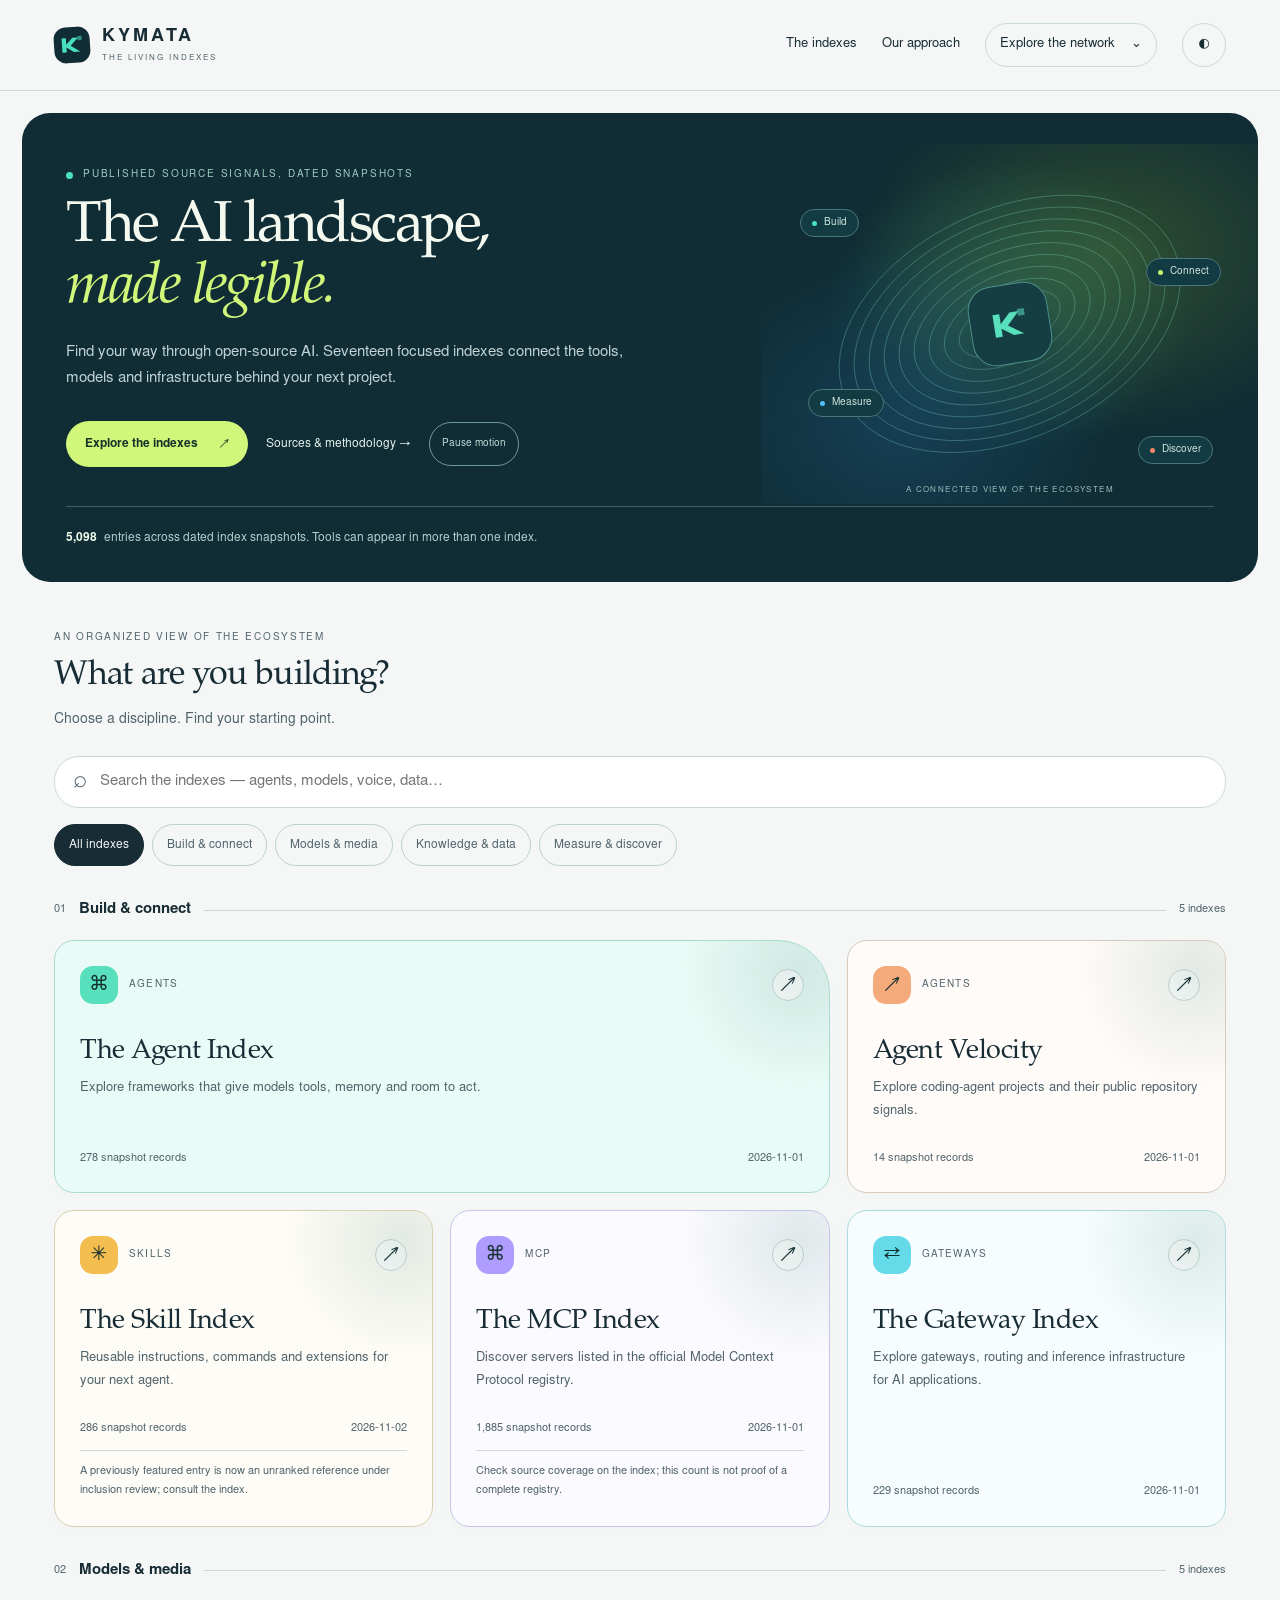
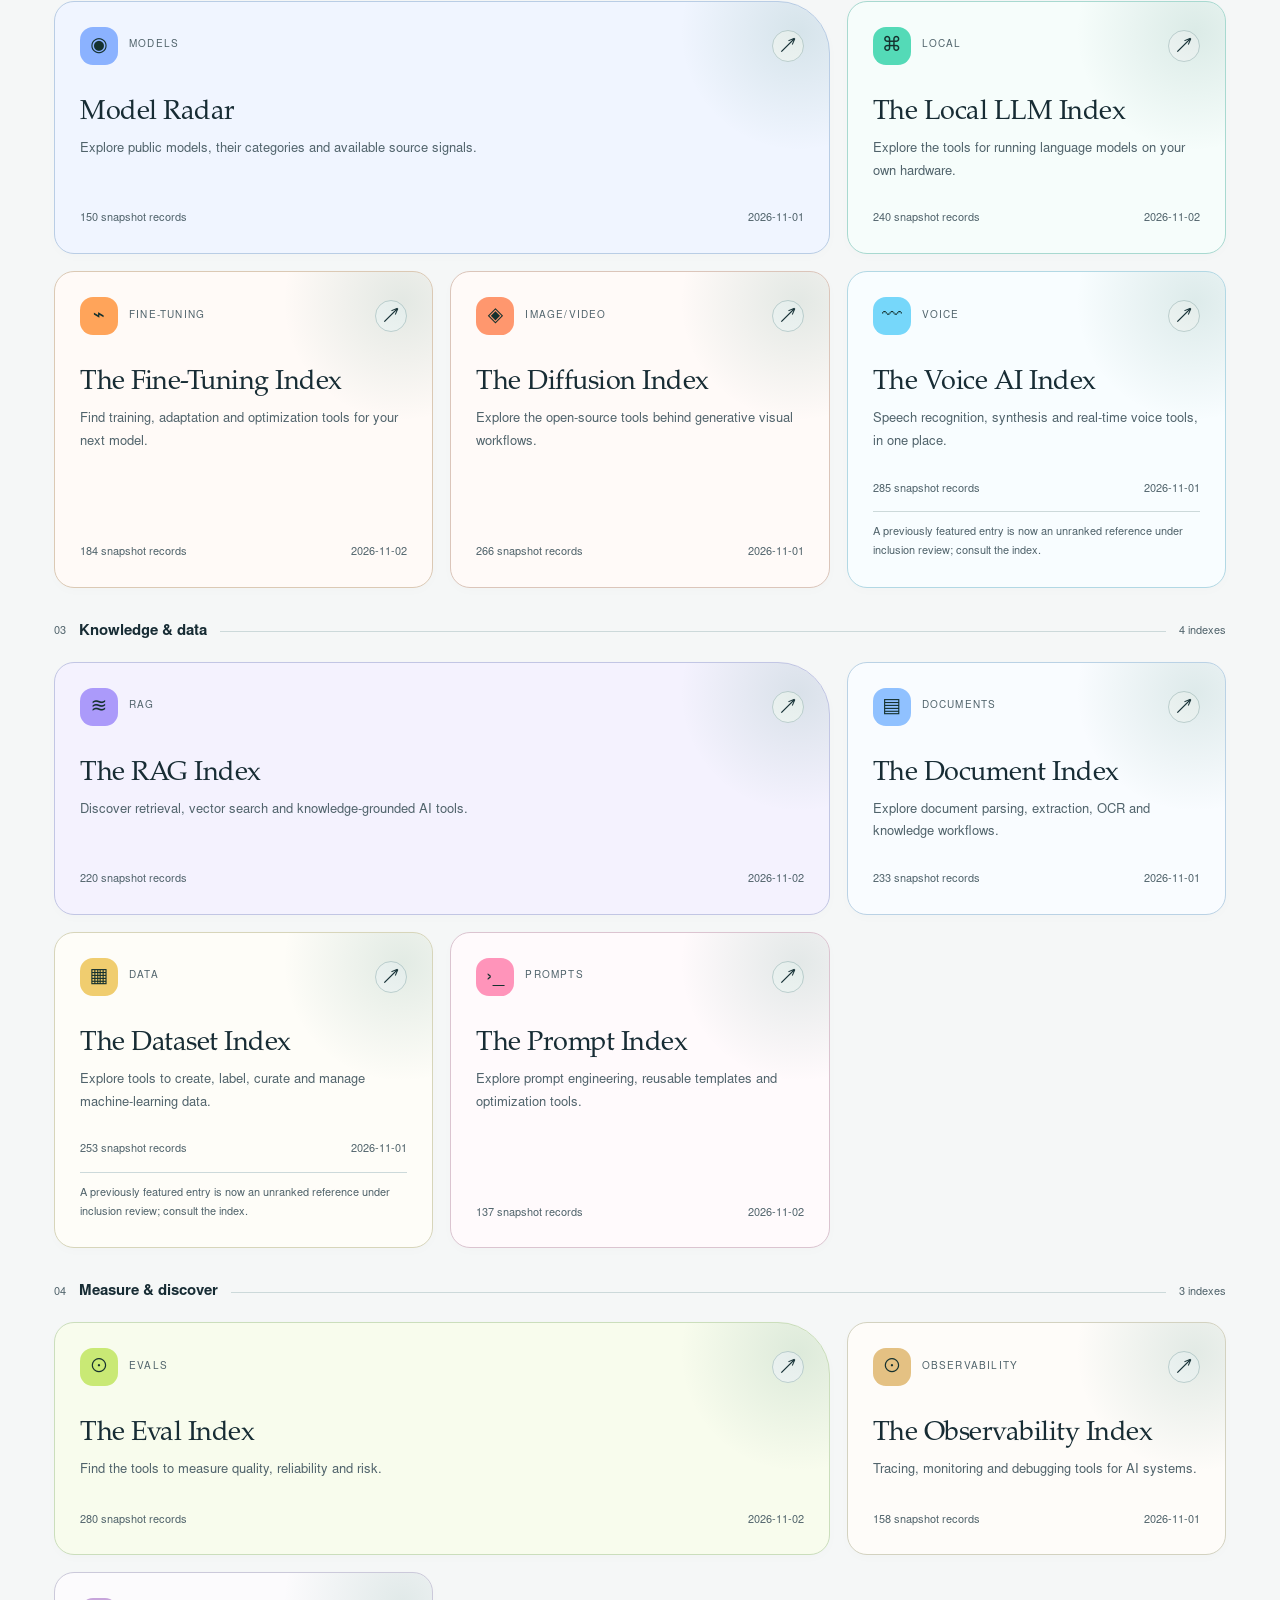
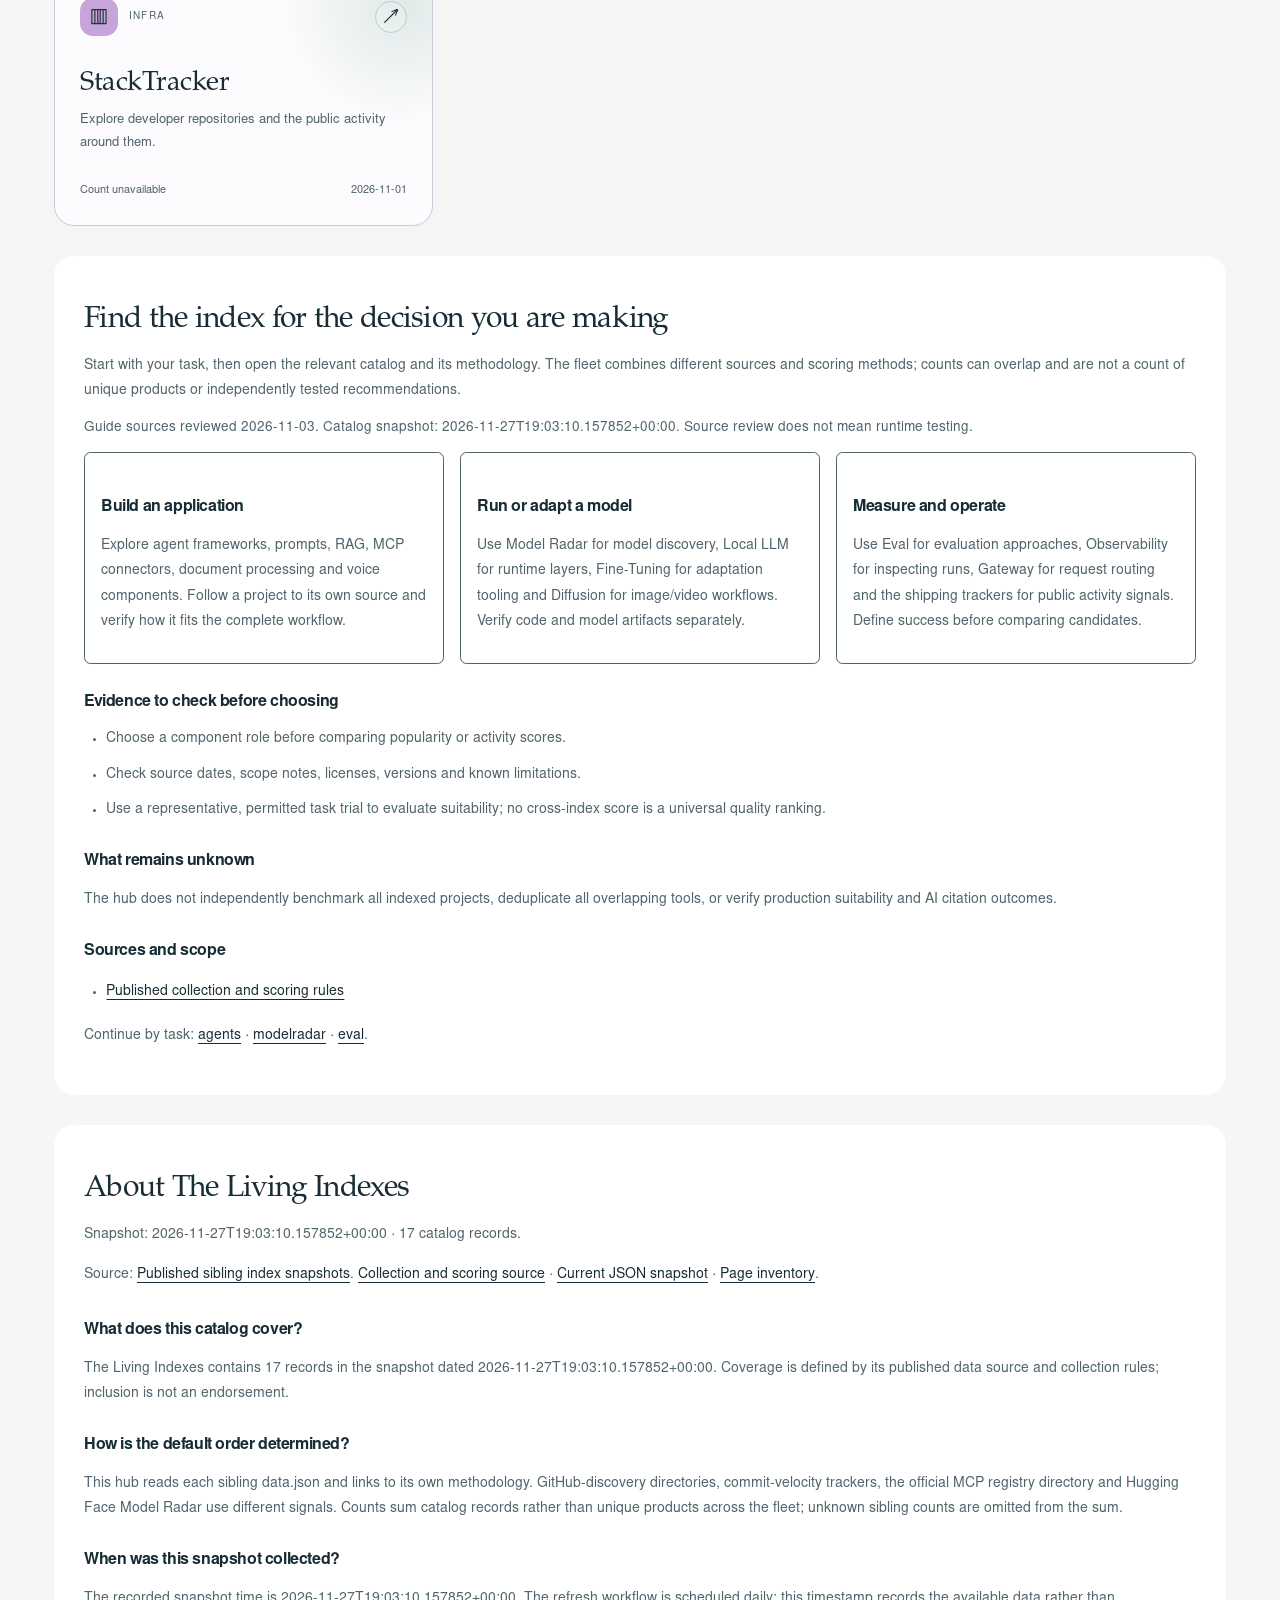
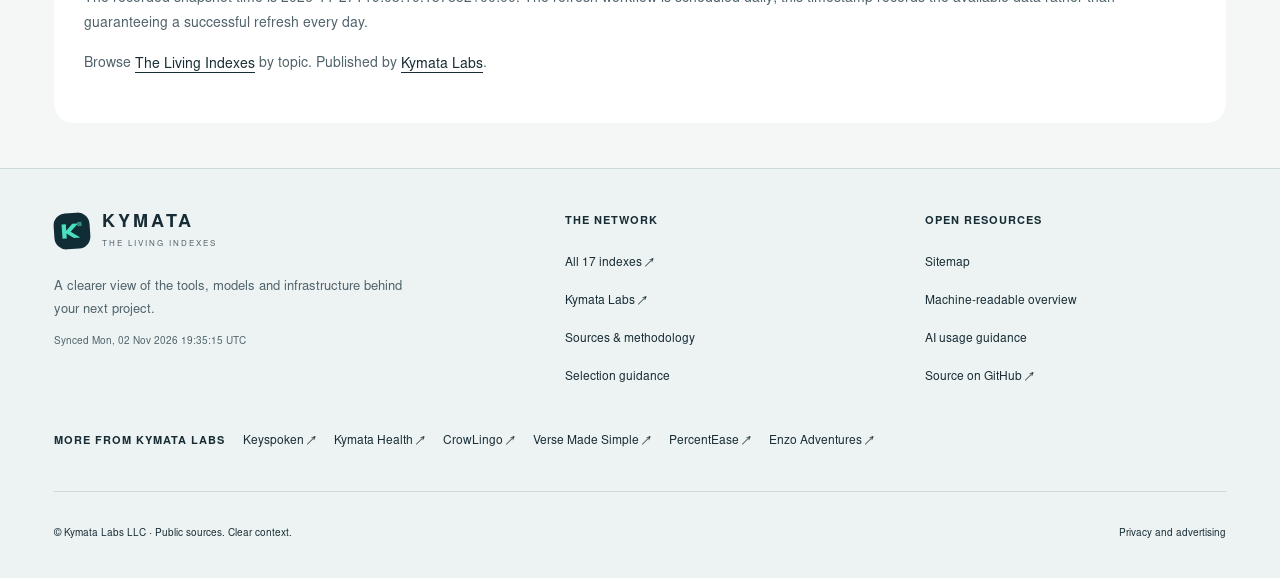
<file: index.html>
<!DOCTYPE html>
<html data-atlas-edition="atlas-flux-1" lang="en" data-theme="light">
<head>
<meta charset="UTF-8">
<meta name="viewport" content="width=device-width, initial-scale=1.0">
<title>The Living Indexes — self-updating maps of the AI-builder ecosystem</title>
<meta name="description" content="A hub for self-updating indexes of the AI-builder ecosystem — skills, eval tools, local-LLM tooling, and prompt resources — with published GitHub, MCP registry and Hugging Face source signals.">
<link rel="canonical" href="https://indexes.kymatalabs.com/">
<meta name="robots" content="index,follow">
<meta name="keywords" content="AI developer tools directory, claude code skills, llm eval tools, local llm tools, prompt engineering, self-updating index, AI ecosystem map">
<meta property="og:type" content="website">
<meta property="og:url" content="https://indexes.kymatalabs.com/">
<meta property="og:title" content="The Living Indexes — self-updating maps of the AI-builder ecosystem">
<meta property="og:description" content="Seventeen task-focused AI directories with dated GitHub, Hugging Face and MCP registry source signals.">
<meta property="og:image" content="https://indexes.kymatalabs.com/og.png">
<meta property="og:site_name" content="The Living Indexes">
<meta name="twitter:card" content="summary_large_image">
<meta name="twitter:title" content="The Living Indexes">
<meta name="twitter:description" content="Self-updating maps of the AI-builder ecosystem, recomputed on successful refresh.">
<meta name="twitter:image" content="https://indexes.kymatalabs.com/og.png">
<link rel="icon" href="/favicon.svg" type="image/svg+xml">
<link rel="stylesheet" href="/style.css">
<script type="application/ld+json">
{"@context": "https://schema.org", "@type": "WebSite", "name": "The Living Indexes", "url": "https://indexes.kymatalabs.com/", "description": "A hub for self-updating indexes of the AI-builder ecosystem, with published GitHub, MCP registry and Hugging Face source signals.", "publisher": {"@type": "Organization", "name": "Kymata Labs LLC", "url": "https://www.kymatalabs.com"}}
</script>


<!-- catalog:schema:start -->
<script type="application/ld+json" id="catalog-schema">{"@context":"https://schema.org","@graph":[{"@type":"CollectionPage","@id":"https://indexes.kymatalabs.com/#catalog","url":"https://indexes.kymatalabs.com/","name":"The Living Indexes","dateModified":"2026-11-27","inLanguage":"en","mainEntity":{"@id":"https://indexes.kymatalabs.com/#entries"},"isPartOf":{"@type":"WebSite","url":"https://indexes.kymatalabs.com/","name":"The Living Indexes"}},{"@type":"ItemList","@id":"https://indexes.kymatalabs.com/#entries","name":"The Living Indexes catalog snapshot","numberOfItems":17,"itemListElement":[{"@type":"ListItem","position":1,"url":"https://skill.kymatalabs.com/","name":"The Skill Index"},{"@type":"ListItem","position":2,"url":"https://eval.kymatalabs.com/","name":"The Eval Index"},{"@type":"ListItem","position":3,"url":"https://localllm.kymatalabs.com/","name":"The Local LLM Index"},{"@type":"ListItem","position":4,"url":"https://prompt.kymatalabs.com/","name":"The Prompt Index"},{"@type":"ListItem","position":5,"url":"https://rag.kymatalabs.com/","name":"The RAG Index"},{"@type":"ListItem","position":6,"url":"https://diffusion.kymatalabs.com/","name":"The Diffusion Index"},{"@type":"ListItem","position":7,"url":"https://voice.kymatalabs.com/","name":"The Voice AI Index"},{"@type":"ListItem","position":8,"url":"https://dataset.kymatalabs.com/","name":"The Dataset Index"},{"@type":"ListItem","position":9,"url":"https://finetune.kymatalabs.com/","name":"The Fine-Tuning Index"},{"@type":"ListItem","position":10,"url":"https://gateway.kymatalabs.com/","name":"The Gateway Index"},{"@type":"ListItem","position":11,"url":"https://agents.kymatalabs.com/","name":"The Agent Index"},{"@type":"ListItem","position":12,"url":"https://document.kymatalabs.com/","name":"The Document Index"},{"@type":"ListItem","position":13,"url":"https://observability.kymatalabs.com/","name":"The Observability Index"},{"@type":"ListItem","position":14,"url":"https://stacktracker.kymatalabs.com/","name":"StackTracker"},{"@type":"ListItem","position":15,"url":"https://modelradar.kymatalabs.com/","name":"Model Radar"},{"@type":"ListItem","position":16,"url":"https://mcp.kymatalabs.com/","name":"The MCP Index"},{"@type":"ListItem","position":17,"url":"https://agentvelocity.kymatalabs.com/","name":"Agent Velocity"}]},{"@type":"FAQPage","mainEntity":[{"@type":"Question","name":"What does this catalog cover?","acceptedAnswer":{"@type":"Answer","text":"The Living Indexes contains 17 records in the snapshot dated 2026-11-27T19:03:10.157852+00:00. Coverage is defined by its published data source and collection rules; inclusion is not an endorsement."}},{"@type":"Question","name":"How is the default order determined?","acceptedAnswer":{"@type":"Answer","text":"This hub reads each sibling data.json and links to its own methodology. GitHub-discovery directories, commit-velocity trackers, the official MCP registry directory and Hugging Face Model Radar use different signals. Counts sum catalog records rather than unique products across the fleet; unknown sibling counts are omitted from the sum."}},{"@type":"Question","name":"When was this snapshot collected?","acceptedAnswer":{"@type":"Answer","text":"The recorded snapshot time is 2026-11-27T19:03:10.157852+00:00. The refresh workflow is scheduled daily; this timestamp records the available data rather than guaranteeing a successful refresh every day."}}]}]}</script>
<!-- catalog:schema:end -->
<link rel="alternate" type="application/json" href="/data.json" title="Current catalog snapshot">
<script defer src="/guidance.js"></script>
<script defer src="/fleet.js"></script>
<link rel="stylesheet" href="/atlas.css"><script defer src="/atlas.js"></script><link rel="alternate" type="application/json" href="/capabilities.json" title="Index capabilities">
</head>
<body data-atlas-site="hub" style="--atlas-topic:#58dfbc;--atlas-topic-ink:#176653"><a class="skip-link" href="#main-content">Skip to main content</a>
<header class="atlas-header"><div class="wrap atlas-head-row"><a class="atlas-brand" href="https://indexes.kymatalabs.com/"><span class="atlas-mark"><svg viewBox="0 0 42 42" fill="none" aria-hidden="true"><path d="M7 31V11h6v9l9-9h8L19 22l13 9h-9l-10-7v7H7Z" fill="currentColor"/><path d="M29 9h6v6h-6z" fill="currentColor" opacity=".55"/></svg></span><span>KYMATA<small>THE LIVING INDEXES</small></span></a><nav class="atlas-nav" aria-label="Main navigation"><a class="atlas-home-link" href="https://indexes.kymatalabs.com/">The indexes</a><a class="atlas-method-link" href="/#catalog-methodology">Our approach</a><details class="atlas-network"><summary><span class="atlas-menu-long">Explore the network</span><span class="atlas-menu-short">Indexes</span><span aria-hidden="true">⌄</span></summary><div class="atlas-network-panel"><div class="atlas-network-group"><span>Build &amp; connect</span><a href="https://agents.kymatalabs.com/">The Agent Index<span aria-hidden="true">↗</span></a><a href="https://agentvelocity.kymatalabs.com/">Agent Velocity<span aria-hidden="true">↗</span></a><a href="https://skill.kymatalabs.com/">The Skill Index<span aria-hidden="true">↗</span></a><a href="https://mcp.kymatalabs.com/">The MCP Index<span aria-hidden="true">↗</span></a><a href="https://gateway.kymatalabs.com/">The Gateway Index<span aria-hidden="true">↗</span></a></div><div class="atlas-network-group"><span>Models &amp; media</span><a href="https://modelradar.kymatalabs.com/">Model Radar<span aria-hidden="true">↗</span></a><a href="https://localllm.kymatalabs.com/">The Local LLM Index<span aria-hidden="true">↗</span></a><a href="https://finetune.kymatalabs.com/">The Fine-Tuning Index<span aria-hidden="true">↗</span></a><a href="https://diffusion.kymatalabs.com/">The Diffusion Index<span aria-hidden="true">↗</span></a><a href="https://voice.kymatalabs.com/">The Voice AI Index<span aria-hidden="true">↗</span></a></div><div class="atlas-network-group"><span>Knowledge &amp; data</span><a href="https://rag.kymatalabs.com/">The RAG Index<span aria-hidden="true">↗</span></a><a href="https://document.kymatalabs.com/">The Document Index<span aria-hidden="true">↗</span></a><a href="https://dataset.kymatalabs.com/">The Dataset Index<span aria-hidden="true">↗</span></a><a href="https://prompt.kymatalabs.com/">The Prompt Index<span aria-hidden="true">↗</span></a></div><div class="atlas-network-group"><span>Measure &amp; discover</span><a href="https://eval.kymatalabs.com/">The Eval Index<span aria-hidden="true">↗</span></a><a href="https://observability.kymatalabs.com/">The Observability Index<span aria-hidden="true">↗</span></a><a href="https://stacktracker.kymatalabs.com/">StackTracker<span aria-hidden="true">↗</span></a></div></div></details><button class="theme-btn" id="theme" aria-label="Toggle theme">◐</button></nav></div></header>

<main id="main-content">
  <section class="hero atlas-hero"><div class="wrap"><div class="atlas-visual" aria-hidden="true"><div class="atlas-field atlas-field-a"></div><div class="atlas-field atlas-field-b"></div><svg class="atlas-contours" viewBox="0 0 480 350" fill="none"><g stroke="currentColor" stroke-width=".75"><ellipse cx="240" cy="175" rx="55" ry="28" transform="rotate(-25 240 175)"/><ellipse cx="240" cy="175" rx="71" ry="39" transform="rotate(-25 240 175)"/><ellipse cx="240" cy="175" rx="87" ry="50" transform="rotate(-25 240 175)"/><ellipse cx="240" cy="175" rx="103" ry="61" transform="rotate(-25 240 175)"/><ellipse cx="240" cy="175" rx="119" ry="72" transform="rotate(-25 240 175)"/><ellipse cx="240" cy="175" rx="135" ry="83" transform="rotate(-25 240 175)"/><ellipse cx="240" cy="175" rx="151" ry="94" transform="rotate(-25 240 175)"/><ellipse cx="240" cy="175" rx="167" ry="105" transform="rotate(-25 240 175)"/><ellipse cx="240" cy="175" rx="183" ry="116" transform="rotate(-25 240 175)"/></g></svg><div class="atlas-orbit-mark"><svg viewBox="0 0 42 42" fill="none" aria-hidden="true"><path d="M7 31V11h6v9l9-9h8L19 22l13 9h-9l-10-7v7H7Z" fill="currentColor"/><path d="M29 9h6v6h-6z" fill="currentColor" opacity=".55"/></svg></div><span class="atlas-orbit-label atlas-orbit-label-0"><i style="background:#44e5be"></i>Build</span><span class="atlas-orbit-label atlas-orbit-label-1"><i style="background:#c4f66c"></i>Connect</span><span class="atlas-orbit-label atlas-orbit-label-2"><i style="background:#54bfff"></i>Measure</span><span class="atlas-orbit-label atlas-orbit-label-3"><i style="background:#ff8866"></i>Discover</span><span class="atlas-art-caption">A connected view of the ecosystem</span></div>
    <div class="kicker">Published source signals, dated snapshots</div>
    <h1 class="serif">The AI landscape,<br><em>made legible.</em></h1>
    <p class="lede">Find your way through open-source AI. Seventeen focused indexes connect the tools, models and infrastructure behind your next project.</p><div class="atlas-hero-actions"><a class="atlas-primary" href="#choose-index">Explore the indexes <span aria-hidden="true">↗</span></a><a class="atlas-secondary" href="#catalog-methodology">Sources & methodology →</a><button class="atlas-motion" type="button" aria-pressed="false">Pause motion</button></div>
    <p class="hub-snapshot"><span id="total">37644</span> entries across dated index snapshots. Tools can appear in more than one index.</p>
  </div></section>

<section class="wrap atlas-directory-header" id="choose-index"><div><span class="atlas-eyebrow">An organized view of the ecosystem</span><h2>What are you building?</h2><p>Choose a discipline. Find your starting point.</p></div><label class="atlas-hub-search"><span aria-hidden="true">⌕</span><input type="search" id="atlas-hub-q" placeholder="Search the indexes — agents, models, voice, data…" aria-label="Find an index" disabled></label><div class="atlas-group-filters" aria-label="Filter indexes by discipline"><button type="button" data-atlas-filter="All" aria-pressed="true" disabled>All indexes</button><button type="button" data-atlas-filter="Build &amp; connect" aria-pressed="false" disabled>Build &amp; connect</button><button type="button" data-atlas-filter="Models &amp; media" aria-pressed="false" disabled>Models &amp; media</button><button type="button" data-atlas-filter="Knowledge &amp; data" aria-pressed="false" disabled>Knowledge &amp; data</button><button type="button" data-atlas-filter="Measure &amp; discover" aria-pressed="false" disabled>Measure &amp; discover</button></div></section>
  <div class="wrap"><div id="grid" class="atlas-directory"><!-- catalog:entries:start --><div class="atlas-directory-groups"><section class="atlas-topic-group" data-atlas-group="Build &amp; connect"><div class="atlas-topic-heading"><span>01</span><h3>Build &amp; connect</h3><span class="atlas-topic-rule"></span><span>5 indexes</span></div><div class="atlas-hub-grid"><a class="card atlas-hub-card" href="https://agents.kymatalabs.com/" data-atlas-key="agent" style="--atlas-card-color:#58dfbc;--atlas-card-ink:#42684f"><div class="atlas-card-top"><span class="atlas-topic-glyph" aria-hidden="true">⌘</span><span class="atlas-topic-tag">Agents</span><span class="atlas-card-arrow" aria-hidden="true">↗</span></div><div class="name">The Agent Index</div><p class="blurb">Explore frameworks that give models tools, memory and room to act.</p><div class="atlas-hub-card-bottom"><span data-atlas-count>280 snapshot records</span><span data-atlas-snapshot>2026-11-26</span></div><div class="atlas-summary-notes"></div></a><a class="card atlas-hub-card" href="https://agentvelocity.kymatalabs.com/" data-atlas-key="agentvel" style="--atlas-card-color:#f5aa7c;--atlas-card-ink:#906045"><div class="atlas-card-top"><span class="atlas-topic-glyph" aria-hidden="true">↗</span><span class="atlas-topic-tag">Agents</span><span class="atlas-card-arrow" aria-hidden="true">↗</span></div><div class="name">Agent Velocity</div><p class="blurb">Explore coding-agent projects and their public repository signals.</p><div class="atlas-hub-card-bottom"><span data-atlas-count>14 snapshot records</span><span data-atlas-snapshot>2026-11-26</span></div><div class="atlas-summary-notes"></div></a><a class="card atlas-hub-card" href="https://skill.kymatalabs.com/" data-atlas-key="skill" style="--atlas-card-color:#f4bd4f;--atlas-card-ink:#986328"><div class="atlas-card-top"><span class="atlas-topic-glyph" aria-hidden="true">✳</span><span class="atlas-topic-tag">Skills</span><span class="atlas-card-arrow" aria-hidden="true">↗</span></div><div class="name">The Skill Index</div><p class="blurb">Reusable instructions, commands and extensions for your next agent.</p><div class="atlas-hub-card-bottom"><span data-atlas-count>280 snapshot records</span><span data-atlas-snapshot>2026-11-27</span></div><div class="atlas-summary-notes"></div></a><a class="card atlas-hub-card" href="https://mcp.kymatalabs.com/" data-atlas-key="mcp" style="--atlas-card-color:#af9cff;--atlas-card-ink:#72569d"><div class="atlas-card-top"><span class="atlas-topic-glyph" aria-hidden="true">⌘</span><span class="atlas-topic-tag">MCP</span><span class="atlas-card-arrow" aria-hidden="true">↗</span></div><div class="name">The MCP Index</div><p class="blurb">Discover servers listed in the official Model Context Protocol registry.</p><div class="atlas-hub-card-bottom"><span data-atlas-count>34,411 snapshot records</span><span data-atlas-snapshot>2026-11-26</span></div><div class="atlas-summary-notes"><p class="summary-note">Check source coverage on the index; this count is not proof of a complete registry.</p></div></a><a class="card atlas-hub-card" href="https://gateway.kymatalabs.com/" data-atlas-key="gateway" style="--atlas-card-color:#65dbe9;--atlas-card-ink:#366966"><div class="atlas-card-top"><span class="atlas-topic-glyph" aria-hidden="true">⇄</span><span class="atlas-topic-tag">Gateways</span><span class="atlas-card-arrow" aria-hidden="true">↗</span></div><div class="name">The Gateway Index</div><p class="blurb">Explore gateways, routing and inference infrastructure for AI applications.</p><div class="atlas-hub-card-bottom"><span data-atlas-count>215 snapshot records</span><span data-atlas-snapshot>2026-11-26</span></div><div class="atlas-summary-notes"></div></a></div></section><section class="atlas-topic-group" data-atlas-group="Models &amp; media"><div class="atlas-topic-heading"><span>02</span><h3>Models &amp; media</h3><span class="atlas-topic-rule"></span><span>5 indexes</span></div><div class="atlas-hub-grid"><a class="card atlas-hub-card" href="https://modelradar.kymatalabs.com/" data-atlas-key="model" style="--atlas-card-color:#8bb2ff;--atlas-card-ink:#4d6299"><div class="atlas-card-top"><span class="atlas-topic-glyph" aria-hidden="true">◉</span><span class="atlas-topic-tag">Models</span><span class="atlas-card-arrow" aria-hidden="true">↗</span></div><div class="name">Model Radar</div><p class="blurb">Explore public models, their categories and available source signals.</p><div class="atlas-hub-card-bottom"><span data-atlas-count>150 snapshot records</span><span data-atlas-snapshot>2026-11-26</span></div><div class="atlas-summary-notes"></div></a><a class="card atlas-hub-card" href="https://localllm.kymatalabs.com/" data-atlas-key="local" style="--atlas-card-color:#54dab7;--atlas-card-ink:#316b66"><div class="atlas-card-top"><span class="atlas-topic-glyph" aria-hidden="true">⌘</span><span class="atlas-topic-tag">Local</span><span class="atlas-card-arrow" aria-hidden="true">↗</span></div><div class="name">The Local LLM Index</div><p class="blurb">Explore the tools for running language models on your own hardware.</p><div class="atlas-hub-card-bottom"><span data-atlas-count>242 snapshot records</span><span data-atlas-snapshot>2026-11-27</span></div><div class="atlas-summary-notes"></div></a><a class="card atlas-hub-card" href="https://finetune.kymatalabs.com/" data-atlas-key="finetune" style="--atlas-card-color:#ffa45a;--atlas-card-ink:#995a2c"><div class="atlas-card-top"><span class="atlas-topic-glyph" aria-hidden="true">⌁</span><span class="atlas-topic-tag">Fine-Tuning</span><span class="atlas-card-arrow" aria-hidden="true">↗</span></div><div class="name">The Fine-Tuning Index</div><p class="blurb">Find training, adaptation and optimization tools for your next model.</p><div class="atlas-hub-card-bottom"><span data-atlas-count>185 snapshot records</span><span data-atlas-snapshot>2026-11-27</span></div><div class="atlas-summary-notes"></div></a><a class="card atlas-hub-card" href="https://diffusion.kymatalabs.com/" data-atlas-key="diffusion" style="--atlas-card-color:#ff976e;--atlas-card-ink:#aa4c44"><div class="atlas-card-top"><span class="atlas-topic-glyph" aria-hidden="true">◈</span><span class="atlas-topic-tag">Image/Video</span><span class="atlas-card-arrow" aria-hidden="true">↗</span></div><div class="name">The Diffusion Index</div><p class="blurb">Explore the open-source tools behind generative visual workflows.</p><div class="atlas-hub-card-bottom"><span data-atlas-count>264 snapshot records</span><span data-atlas-snapshot>2026-11-27</span></div><div class="atlas-summary-notes"></div></a><a class="card atlas-hub-card" href="https://voice.kymatalabs.com/" data-atlas-key="voice" style="--atlas-card-color:#76d7fa;--atlas-card-ink:#2a7092"><div class="atlas-card-top"><span class="atlas-topic-glyph" aria-hidden="true">〰</span><span class="atlas-topic-tag">Voice</span><span class="atlas-card-arrow" aria-hidden="true">↗</span></div><div class="name">The Voice AI Index</div><p class="blurb">Speech recognition, synthesis and real-time voice tools, in one place.</p><div class="atlas-hub-card-bottom"><span data-atlas-count>289 snapshot records</span><span data-atlas-snapshot>2026-11-26</span></div><div class="atlas-summary-notes"></div></a></div></section><section class="atlas-topic-group" data-atlas-group="Knowledge &amp; data"><div class="atlas-topic-heading"><span>03</span><h3>Knowledge &amp; data</h3><span class="atlas-topic-rule"></span><span>4 indexes</span></div><div class="atlas-hub-grid"><a class="card atlas-hub-card" href="https://rag.kymatalabs.com/" data-atlas-key="rag" style="--atlas-card-color:#ab9afa;--atlas-card-ink:#6654a1"><div class="atlas-card-top"><span class="atlas-topic-glyph" aria-hidden="true">≋</span><span class="atlas-topic-tag">RAG</span><span class="atlas-card-arrow" aria-hidden="true">↗</span></div><div class="name">The RAG Index</div><p class="blurb">Discover retrieval, vector search and knowledge-grounded AI tools.</p><div class="atlas-hub-card-bottom"><span data-atlas-count>222 snapshot records</span><span data-atlas-snapshot>2026-11-27</span></div><div class="atlas-summary-notes"></div></a><a class="card atlas-hub-card" href="https://document.kymatalabs.com/" data-atlas-key="document" style="--atlas-card-color:#90c1ff;--atlas-card-ink:#526fa2"><div class="atlas-card-top"><span class="atlas-topic-glyph" aria-hidden="true">▤</span><span class="atlas-topic-tag">Documents</span><span class="atlas-card-arrow" aria-hidden="true">↗</span></div><div class="name">The Document Index</div><p class="blurb">Explore document parsing, extraction, OCR and knowledge workflows.</p><div class="atlas-hub-card-bottom"><span data-atlas-count>227 snapshot records</span><span data-atlas-snapshot>2026-11-26</span></div><div class="atlas-summary-notes"></div></a><a class="card atlas-hub-card" href="https://dataset.kymatalabs.com/" data-atlas-key="dataset" style="--atlas-card-color:#f0cd6f;--atlas-card-ink:#8a6825"><div class="atlas-card-top"><span class="atlas-topic-glyph" aria-hidden="true">▦</span><span class="atlas-topic-tag">Data</span><span class="atlas-card-arrow" aria-hidden="true">↗</span></div><div class="name">The Dataset Index</div><p class="blurb">Explore tools to create, label, curate and manage machine-learning data.</p><div class="atlas-hub-card-bottom"><span data-atlas-count>252 snapshot records</span><span data-atlas-snapshot>2026-11-26</span></div><div class="atlas-summary-notes"></div></a><a class="card atlas-hub-card" href="https://prompt.kymatalabs.com/" data-atlas-key="prompt" style="--atlas-card-color:#ff94ba;--atlas-card-ink:#9a4e67"><div class="atlas-card-top"><span class="atlas-topic-glyph" aria-hidden="true">›_</span><span class="atlas-topic-tag">Prompts</span><span class="atlas-card-arrow" aria-hidden="true">↗</span></div><div class="name">The Prompt Index</div><p class="blurb">Explore prompt engineering, reusable templates and optimization tools.</p><div class="atlas-hub-card-bottom"><span data-atlas-count>142 snapshot records</span><span data-atlas-snapshot>2026-11-27</span></div><div class="atlas-summary-notes"></div></a></div></section><section class="atlas-topic-group" data-atlas-group="Measure &amp; discover"><div class="atlas-topic-heading"><span>04</span><h3>Measure &amp; discover</h3><span class="atlas-topic-rule"></span><span>3 indexes</span></div><div class="atlas-hub-grid"><a class="card atlas-hub-card" href="https://eval.kymatalabs.com/" data-atlas-key="eval" style="--atlas-card-color:#c9e975;--atlas-card-ink:#486f30"><div class="atlas-card-top"><span class="atlas-topic-glyph" aria-hidden="true">⊙</span><span class="atlas-topic-tag">Evals</span><span class="atlas-card-arrow" aria-hidden="true">↗</span></div><div class="name">The Eval Index</div><p class="blurb">Find the tools to measure quality, reliability and risk.</p><div class="atlas-hub-card-bottom"><span data-atlas-count>282 snapshot records</span><span data-atlas-snapshot>2026-11-27</span></div><div class="atlas-summary-notes"></div></a><a class="card atlas-hub-card" href="https://observability.kymatalabs.com/" data-atlas-key="observability" style="--atlas-card-color:#e4c183;--atlas-card-ink:#81623c"><div class="atlas-card-top"><span class="atlas-topic-glyph" aria-hidden="true">⊙</span><span class="atlas-topic-tag">Observability</span><span class="atlas-card-arrow" aria-hidden="true">↗</span></div><div class="name">The Observability Index</div><p class="blurb">Tracing, monitoring and debugging tools for AI systems.</p><div class="atlas-hub-card-bottom"><span data-atlas-count>165 snapshot records</span><span data-atlas-snapshot>2026-11-26</span></div><div class="atlas-summary-notes"></div></a><a class="card atlas-hub-card" href="https://stacktracker.kymatalabs.com/" data-atlas-key="stack" style="--atlas-card-color:#c7a5db;--atlas-card-ink:#75566e"><div class="atlas-card-top"><span class="atlas-topic-glyph" aria-hidden="true">▥</span><span class="atlas-topic-tag">Infra</span><span class="atlas-card-arrow" aria-hidden="true">↗</span></div><div class="name">StackTracker</div><p class="blurb">Explore developer repositories and the public activity around them.</p><div class="atlas-hub-card-bottom"><span data-atlas-count>24 snapshot records</span><span data-atlas-snapshot>2026-11-26</span></div><div class="atlas-summary-notes"></div></a></div></section></div><p id="atlas-hub-empty" hidden>No indexes match. Try a broader search.</p><!-- catalog:entries:end --></div><!-- catalog:pagination:start -->

<!-- catalog:pagination:end --></div>



<!-- catalog:about:start -->
<section class="catalog-about selection-guide" id="catalog-guidance"><h2>Find the index for the decision you are making</h2>
<p>Start with your task, then open the relevant catalog and its methodology. The fleet combines different sources and scoring methods; counts can overlap and are not a count of unique products or independently tested recommendations.</p>
<p class="guide-date">Guide sources reviewed <time datetime="2026-11-03">2026-11-03</time>. Catalog snapshot: <time datetime="2026-11-27T19:03:10.157852+00:00">2026-11-27T19:03:10.157852+00:00</time>. Source review does not mean runtime testing.</p>
<div class="selection-choices">
<div><h3>Build an application</h3><p>Explore agent frameworks, prompts, RAG, MCP connectors, document processing and voice components. Follow a project to its own source and verify how it fits the complete workflow.</p>
</div>
<div><h3>Run or adapt a model</h3><p>Use Model Radar for model discovery, Local LLM for runtime layers, Fine-Tuning for adaptation tooling and Diffusion for image/video workflows. Verify code and model artifacts separately.</p>
</div>
<div><h3>Measure and operate</h3><p>Use Eval for evaluation approaches, Observability for inspecting runs, Gateway for request routing and the shipping trackers for public activity signals. Define success before comparing candidates.</p>
</div>
</div><h3>Evidence to check before choosing</h3><ul>
<li>Choose a component role before comparing popularity or activity scores.</li>
<li>Check source dates, scope notes, licenses, versions and known limitations.</li>
<li>Use a representative, permitted task trial to evaluate suitability; no cross-index score is a universal quality ranking.</li>
</ul>
<h3>What remains unknown</h3><p>The hub does not independently benchmark all indexed projects, deduplicate all overlapping tools, or verify production suitability and AI citation outcomes.</p>
<h3>Sources and scope</h3><ul>
<li><a href="https://github.com/tekvisions/living-indexes/blob/6771b3bc6c3f7eee1cd027d7d735d3c9dcc5f8d9/build_data.py">Published collection and scoring rules</a></li>
</ul><p>Continue by task: <a href="https://agents.kymatalabs.com/">agents</a> · <a href="https://modelradar.kymatalabs.com/">modelradar</a> · <a href="https://eval.kymatalabs.com/">eval</a>.</p></section><section class="catalog-about" id="catalog-methodology"><h2>About The Living Indexes</h2><p>Snapshot: <time datetime="2026-11-27T19:03:10.157852+00:00">2026-11-27T19:03:10.157852+00:00</time> · 17 catalog records.</p><p>Source: <a href="https://indexes.kymatalabs.com/">Published sibling index snapshots</a>. <a href="https://github.com/tekvisions/living-indexes/blob/main/build_data.py">Collection and scoring source</a> · <a href="/data.json">Current JSON snapshot</a> · <a href="/sitemap.xml">Page inventory</a>.</p><h3>What does this catalog cover?</h3><p>The Living Indexes contains 17 records in the snapshot dated 2026-11-27T19:03:10.157852+00:00. Coverage is defined by its published data source and collection rules; inclusion is not an endorsement.</p><h3>How is the default order determined?</h3><p>This hub reads each sibling data.json and links to its own methodology. GitHub-discovery directories, commit-velocity trackers, the official MCP registry directory and Hugging Face Model Radar use different signals. Counts sum catalog records rather than unique products across the fleet; unknown sibling counts are omitted from the sum.</p><h3>When was this snapshot collected?</h3><p>The recorded snapshot time is 2026-11-27T19:03:10.157852+00:00. The refresh workflow is scheduled daily; this timestamp records the available data rather than guaranteeing a successful refresh every day.</p><p>Browse <a href="https://indexes.kymatalabs.com/">The Living Indexes</a> by topic. Published by <a href="https://www.kymatalabs.com/">Kymata Labs</a>.</p></section>
<!-- catalog:about:end -->
</main>
<aside data-portfolio-ad="after-content" aria-label="Advertisement" hidden></aside>

<footer class="atlas-footer"><div class="wrap"><div class="atlas-footer-grid"><div><a class="atlas-brand" href="https://indexes.kymatalabs.com/"><span class="atlas-mark"><svg viewBox="0 0 42 42" fill="none" aria-hidden="true"><path d="M7 31V11h6v9l9-9h8L19 22l13 9h-9l-10-7v7H7Z" fill="currentColor"/><path d="M29 9h6v6h-6z" fill="currentColor" opacity=".55"/></svg></span><span>KYMATA<small>THE LIVING INDEXES</small></span></a><p>A clearer view of the tools, models and infrastructure behind your next project.</p><p class="atlas-updated" id="updated"></p></div><div><h2>The network</h2><a href="https://indexes.kymatalabs.com/">All 17 indexes ↗</a><a href="https://www.kymatalabs.com/">Kymata Labs ↗</a><a href="/#catalog-methodology">Sources & methodology</a><a href="/#catalog-guidance">Selection guidance</a></div><div><h2>Open resources</h2><a href="/sitemap.xml">Sitemap</a><a href="/llms.txt">Machine-readable overview</a><a href="/ai.txt">AI usage guidance</a><a href="https://github.com/tekvisions/living-indexes">Source on GitHub ↗</a></div></div><div class="atlas-family" role="navigation" aria-label="More from Kymata Labs" style="display:flex;flex-wrap:wrap;align-items:center;gap:0 18px;margin-top:26px;font-size:12px"><span style="font-size:11px;font-weight:700;letter-spacing:1px;text-transform:uppercase;color:var(--ink)">More from Kymata Labs</span><a href="https://keyspoken.com/" title="On-device dictation for iPhone" style="display:inline-flex;align-items:center;min-height:38px;color:var(--muted)">Keyspoken ↗</a><a href="https://kymatahealth.com/" title="Evidence-based health guides and calculators" style="display:inline-flex;align-items:center;min-height:38px;color:var(--muted)">Kymata Health ↗</a><a href="https://crowlingo.org/" title="American crow call atlas" style="display:inline-flex;align-items:center;min-height:38px;color:var(--muted)">CrowLingo ↗</a><a href="https://www.versemadesimple.com/" title="Bible verses in three reading styles" style="display:inline-flex;align-items:center;min-height:38px;color:var(--muted)">Verse Made Simple ↗</a><a href="https://percentease.com/" title="Percentage calculator" style="display:inline-flex;align-items:center;min-height:38px;color:var(--muted)">PercentEase ↗</a><a href="https://enzoadventures.com/" title="Comic stories and coloring books" style="display:inline-flex;align-items:center;min-height:38px;color:var(--muted)">Enzo Adventures ↗</a></div><div class="atlas-footer-bottom"><span>© Kymata Labs LLC · Public sources. Clear context.</span><div><a href="/privacy.html">Privacy and advertising</a><button type="button" data-ad-privacy hidden>Advertising privacy choices</button></div></div></div></footer>

<script defer src="/app.js"></script>
<script defer src="/advertising.js" data-host="indexes.kymatalabs.com" data-approved="false" data-consent-ready="false" data-slot="6939405217"></script>
</body>
</html>
</file>
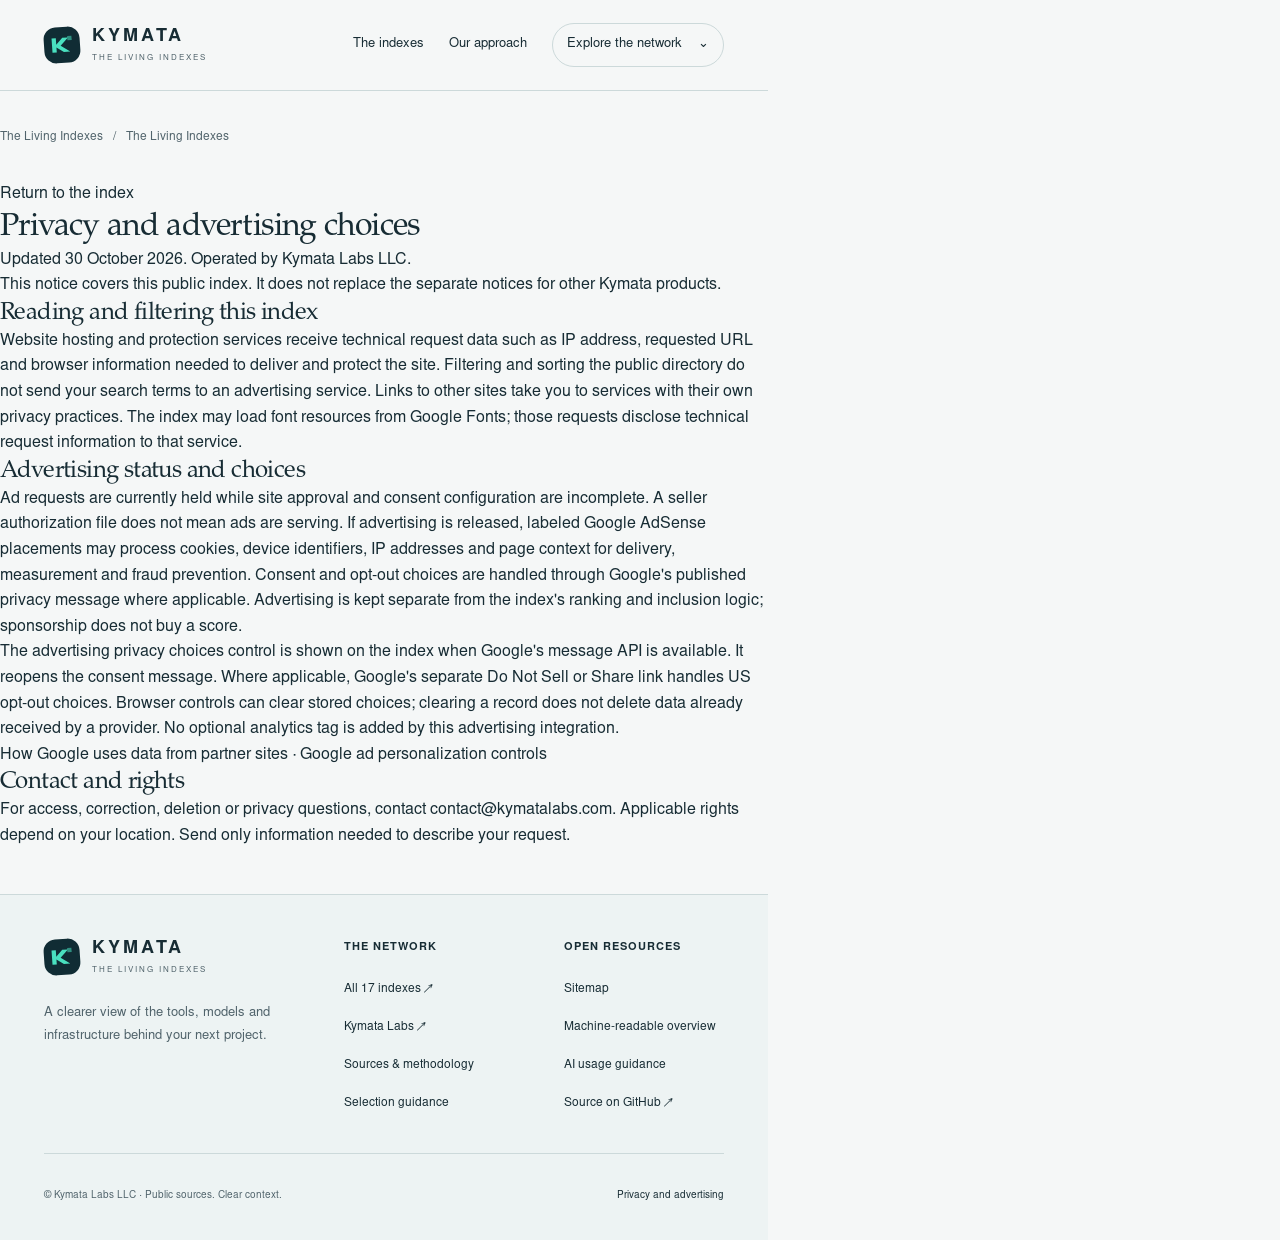
<file: privacy.html>
<!doctype html><html data-atlas-edition="atlas-flux-1" lang="en"><head><meta charset="utf-8"><meta name="viewport" content="width=device-width,initial-scale=1"><title>Privacy and advertising choices</title><meta name="robots" content="noindex,follow"><style>body{max-width:48rem;margin:3rem auto;padding:0 1.25rem;font:17px/1.6 system-ui;color:#18212b;background:#fff}a{color:#174bb0}h1,h2{line-height:1.25}button{font:inherit}</style><link rel="stylesheet" href="/style.css">
<script defer src="/fleet.js"></script>
<link rel="stylesheet" href="/atlas.css"><script defer src="/atlas.js"></script></head><body data-atlas-site="hub" style="--atlas-topic:#58dfbc;--atlas-topic-ink:#176653"><header class="atlas-header"><div class="wrap atlas-head-row"><a class="atlas-brand" href="https://indexes.kymatalabs.com/"><span class="atlas-mark"><svg viewBox="0 0 42 42" fill="none" aria-hidden="true"><path d="M7 31V11h6v9l9-9h8L19 22l13 9h-9l-10-7v7H7Z" fill="currentColor"/><path d="M29 9h6v6h-6z" fill="currentColor" opacity=".55"/></svg></span><span>KYMATA<small>THE LIVING INDEXES</small></span></a><nav class="atlas-nav" aria-label="Main navigation"><a class="atlas-home-link" href="https://indexes.kymatalabs.com/">The indexes</a><a class="atlas-method-link" href="/#catalog-methodology">Our approach</a><details class="atlas-network"><summary>Explore the network <span aria-hidden="true">⌄</span></summary><div class="atlas-network-panel"><div class="atlas-network-group"><span>Build &amp; connect</span><a href="https://agents.kymatalabs.com/">The Agent Index<span aria-hidden="true">↗</span></a><a href="https://agentvelocity.kymatalabs.com/">Agent Velocity<span aria-hidden="true">↗</span></a><a href="https://skill.kymatalabs.com/">The Skill Index<span aria-hidden="true">↗</span></a><a href="https://mcp.kymatalabs.com/">The MCP Index<span aria-hidden="true">↗</span></a><a href="https://gateway.kymatalabs.com/">The Gateway Index<span aria-hidden="true">↗</span></a></div><div class="atlas-network-group"><span>Models &amp; media</span><a href="https://modelradar.kymatalabs.com/">Model Radar<span aria-hidden="true">↗</span></a><a href="https://localllm.kymatalabs.com/">The Local LLM Index<span aria-hidden="true">↗</span></a><a href="https://finetune.kymatalabs.com/">The Fine-Tuning Index<span aria-hidden="true">↗</span></a><a href="https://diffusion.kymatalabs.com/">The Diffusion Index<span aria-hidden="true">↗</span></a><a href="https://voice.kymatalabs.com/">The Voice AI Index<span aria-hidden="true">↗</span></a></div><div class="atlas-network-group"><span>Knowledge &amp; data</span><a href="https://rag.kymatalabs.com/">The RAG Index<span aria-hidden="true">↗</span></a><a href="https://document.kymatalabs.com/">The Document Index<span aria-hidden="true">↗</span></a><a href="https://dataset.kymatalabs.com/">The Dataset Index<span aria-hidden="true">↗</span></a><a href="https://prompt.kymatalabs.com/">The Prompt Index<span aria-hidden="true">↗</span></a></div><div class="atlas-network-group"><span>Measure &amp; discover</span><a href="https://eval.kymatalabs.com/">The Eval Index<span aria-hidden="true">↗</span></a><a href="https://observability.kymatalabs.com/">The Observability Index<span aria-hidden="true">↗</span></a><a href="https://stacktracker.kymatalabs.com/">StackTracker<span aria-hidden="true">↗</span></a></div></div></details></nav></div></header><a class="skip-link" href="#main-content">Skip to main content</a><main id="main-content"><div class="atlas-breadcrumb"><a href="https://indexes.kymatalabs.com/">The Living Indexes</a><span aria-hidden="true">/</span><a href="/">The Living Indexes</a></div><p><a href="/">Return to the index</a></p><h1>Privacy and advertising choices</h1><p>Updated 30 October 2026. Operated by Kymata Labs LLC.</p><p>This notice covers this public index. It does not replace the separate notices for other Kymata products.</p><h2>Reading and filtering this index</h2><p>Website hosting and protection services receive technical request data such as IP address, requested URL and browser information needed to deliver and protect the site. Filtering and sorting the public directory do not send your search terms to an advertising service. Links to other sites take you to services with their own privacy practices. The index may load font resources from Google Fonts; those requests disclose technical request information to that service.</p><h2>Advertising status and choices</h2><p>Ad requests are currently held while site approval and consent configuration are incomplete. A seller authorization file does not mean ads are serving. If advertising is released, labeled Google AdSense placements may process cookies, device identifiers, IP addresses and page context for delivery, measurement and fraud prevention. Consent and opt-out choices are handled through Google's published privacy message where applicable. Advertising is kept separate from the index's ranking and inclusion logic; sponsorship does not buy a score.</p><p>The advertising privacy choices control is shown on the index when Google's message API is available. It reopens the consent message. Where applicable, Google's separate Do Not Sell or Share link handles US opt-out choices. Browser controls can clear stored choices; clearing a record does not delete data already received by a provider. No optional analytics tag is added by this advertising integration.</p><p><a href="https://policies.google.com/technologies/partner-sites">How Google uses data from partner sites</a> · <a href="https://myadcenter.google.com/">Google ad personalization controls</a></p><h2>Contact and rights</h2><p>For access, correction, deletion or privacy questions, contact <a href="mailto:contact@kymatalabs.com">contact@kymatalabs.com</a>. Applicable rights depend on your location. Send only information needed to describe your request.</p></main><footer class="atlas-footer"><div class="wrap"><div class="atlas-footer-grid"><div><a class="atlas-brand" href="https://indexes.kymatalabs.com/"><span class="atlas-mark"><svg viewBox="0 0 42 42" fill="none" aria-hidden="true"><path d="M7 31V11h6v9l9-9h8L19 22l13 9h-9l-10-7v7H7Z" fill="currentColor"/><path d="M29 9h6v6h-6z" fill="currentColor" opacity=".55"/></svg></span><span>KYMATA<small>THE LIVING INDEXES</small></span></a><p>A clearer view of the tools, models and infrastructure behind your next project.</p></div><div><h2>The network</h2><a href="https://indexes.kymatalabs.com/">All 17 indexes ↗</a><a href="https://www.kymatalabs.com/">Kymata Labs ↗</a><a href="/#catalog-methodology">Sources & methodology</a><a href="/#catalog-guidance">Selection guidance</a></div><div><h2>Open resources</h2><a href="/sitemap.xml">Sitemap</a><a href="/llms.txt">Machine-readable overview</a><a href="/ai.txt">AI usage guidance</a><a href="https://github.com/tekvisions/living-indexes">Source on GitHub ↗</a></div></div><div class="atlas-footer-bottom"><span>© Kymata Labs LLC · Public sources. Clear context.</span><div><a href="/privacy.html">Privacy and advertising</a></div></div></div></footer></body></html>
</file>
<file: style.css>
/* The Living Indexes — premium dark "launchpad" hub. Instrument Serif + JetBrains Mono.
   Per-index accent tints. Spacious, editorial-tech. */

:root {
  --bg: #08090c;
  --bg2: #0d0f14;
  --surface: #11141b;
  --surface2: #161a23;
  --ink: #eef1f6;
  --muted: #8a92a4;
  --faint: #555c6c;
  --line: #1c212c;
  --line2: #2a3140;
}
[data-theme="light"] {
  --bg: #f4f2ec; --bg2: #eceae2; --surface: #fff; --surface2: #faf8f2;
  --ink: #14130f; --muted: #54596a; --faint: #9099a8; --line: #e6e2d6; --line2: #d6d1c2;
}

* { box-sizing: border-box; margin: 0; padding: 0; }
html { scroll-behavior: smooth; }
body { background: var(--bg); color: var(--ink); position: relative; min-height: 100vh; overflow-x: hidden;
  font-family: "JetBrains Mono", ui-monospace, Menlo, monospace; line-height: 1.55; -webkit-font-smoothing: antialiased; }
/* soft radial glow top */
body::before { content: ""; position: fixed; inset: 0; z-index: 0; pointer-events: none;
  background: radial-gradient(900px 420px at 50% -8%, rgba(120,140,255,.10), transparent 70%); }
.serif { font-family: "Instrument Serif", Georgia, serif; font-weight: 400; }
.wrap { max-width: 1080px; margin: 0 auto; padding: 0 26px; position: relative; z-index: 1; }

header { padding: 22px 0; }
.head-row { display: flex; align-items: center; justify-content: space-between; }
.brand { display: flex; align-items: center; gap: 10px; font-size: 13px; letter-spacing: .14em; text-transform: uppercase; color: var(--muted); }
.brand .dot { width: 9px; height: 9px; border-radius: 50%; background: linear-gradient(135deg,#b3651f,#1f5bff); }
.head-actions { display: flex; gap: 15px; align-items: center; }
.head-actions a { color: var(--muted); text-decoration: none; font-size: 11px; letter-spacing: .07em; text-transform: uppercase; transition: color .2s; }
.head-actions a:hover { color: var(--ink); }
.theme-btn { background: var(--surface); border: 1px solid var(--line2); color: var(--ink); width: 32px; height: 32px; border-radius: 8px; cursor: pointer; font-size: 13px; }

.hero { padding: 70px 0 44px; text-align: center; }
.hero .kicker { font-size: 12px; letter-spacing: .26em; text-transform: uppercase; color: var(--muted); }
.hero h1 { font-family: "Instrument Serif", serif; font-weight: 400; font-size: clamp(46px, 9vw, 104px); line-height: .98; letter-spacing: -.01em; margin-top: 16px; }
.hero h1 em { font-style: italic; background: linear-gradient(135deg,#9aa6ff,#d68a4a); -webkit-background-clip: text; background-clip: text; -webkit-text-fill-color: transparent; }
.hero .lede { margin: 24px auto 0; font-size: clamp(15px, 1.9vw, 19px); color: var(--muted); max-width: 60ch; }
.bignum { margin-top: 40px; display: inline-flex; flex-direction: column; align-items: center; gap: 8px; padding: 22px 44px; border: 1px solid var(--line2); border-radius: 16px; background: var(--surface); }
.bignum .n { font-family: "Instrument Serif", serif; font-size: 56px; line-height: 1; }
.bignum .l { font-size: 11px; letter-spacing: .16em; text-transform: uppercase; color: var(--faint); }

.grid { display: grid; grid-template-columns: repeat(2, 1fr); gap: 18px; padding: 20px 0 70px; }
.card { background: var(--surface); border: 1px solid var(--line2); border-radius: 18px; padding: 28px; text-decoration: none; color: inherit;
  position: relative; overflow: hidden; transition: transform .25s cubic-bezier(.2,.7,.2,1), border-color .25s; opacity: 0; transform: translateY(16px); }
.card.in { opacity: 1; transform: translateY(0); }
.card::before { content: ""; position: absolute; inset: 0 0 auto 0; height: 3px; background: var(--accent); }
.card::after { content: ""; position: absolute; width: 240px; height: 240px; right: -90px; top: -90px; border-radius: 50%;
  background: radial-gradient(circle, var(--accent), transparent 70%); opacity: .12; transition: opacity .25s; }
.card:hover { transform: translateY(-6px); border-color: var(--accent); }
.card:hover::after { opacity: .22; }
.card .tag { font-size: 10.5px; letter-spacing: .12em; text-transform: uppercase; color: var(--accent); }
.card .name { font-family: "Instrument Serif", serif; font-size: 34px; line-height: 1.05; margin-top: 8px; }
.card .blurb { font-size: 13.5px; color: var(--muted); margin-top: 12px; line-height: 1.5; max-width: 42ch; }
.card .stat-row { display: flex; align-items: baseline; gap: 16px; margin-top: 22px; }
.card .count { font-family: "Instrument Serif", serif; font-size: 40px; line-height: 1; color: var(--ink); }
.card .count .u { font-family: "JetBrains Mono", monospace; font-size: 11px; color: var(--faint); letter-spacing: .1em; text-transform: uppercase; margin-left: 8px; }
.card .top { font-size: 11.5px; color: var(--faint); }
.card .top b { color: var(--muted); }
.card .cats { display: flex; gap: 6px; flex-wrap: wrap; margin-top: 16px; }
.card .cat { font-size: 10px; color: var(--muted); border: 1px solid var(--line2); border-radius: 100px; padding: 3px 9px; }
.card .go { margin-top: 20px; font-size: 12px; letter-spacing: .05em; color: var(--accent); }

footer { border-top: 1px solid var(--line); padding: 34px 0 60px; text-align: center; }
footer .blurb { color: var(--muted); font-size: 13px; max-width: 56ch; margin: 0 auto; }
footer .links { display: flex; gap: 16px; justify-content: center; margin-top: 18px; }
footer .links a { color: var(--muted); text-decoration: none; font-size: 12px; transition: color .2s; }
footer .links a:hover { color: var(--ink); }
.updated { font-size: 11px; color: var(--faint); margin-top: 20px; letter-spacing: .05em; }

@media (max-width: 760px) { .grid { grid-template-columns: 1fr; } }
@media (prefers-reduced-motion: reduce) { .card { opacity: 1; transform: none; transition: none; } }

/* ── connective tissue + GEO about/faq/fleet — retrofit ── */
.kstrip { position: relative; z-index: 60; background: var(--ink); color: var(--bg);
  font-family: ui-monospace, "JetBrains Mono", monospace; font-size: 10.5px; letter-spacing: .04em; }
.kstrip .wrap { display: flex; align-items: center; gap: 16px; padding: 7px 28px; flex-wrap: wrap; }
.kstrip a { color: var(--bg); text-decoration: none; opacity: .82; transition: opacity .2s; display: inline-flex; align-items: center; gap: 6px; }
.kstrip a:hover { opacity: 1; }
.kstrip .dot { width: 7px; height: 7px; background: var(--accent); border-radius: 1px; display: inline-block; }
.kstrip .sep { opacity: .3; }
.kstrip .grow { flex: 1; }
.about { border-top: 1px solid var(--line2); padding: 48px 0 8px; }
.about h2 { font-weight: 700; font-size: clamp(22px, 3vw, 30px); letter-spacing: -.02em; margin-bottom: 18px; }
.about .intro { color: var(--muted); max-width: 72ch; font-size: 14px; line-height: 1.7; margin-bottom: 28px; }
.fleet { display: grid; grid-template-columns: repeat(auto-fill, minmax(230px, 1fr)); gap: 12px; margin-bottom: 8px; }
.fcard { display: flex; flex-direction: column; gap: 3px; background: var(--surface); border: 1px solid var(--line2);
  border-radius: 6px; padding: 14px 16px; text-decoration: none; transition: border-color .2s, transform .2s; }
.fcard:hover { border-color: var(--accent); transform: translateY(-2px); }
.fcard .fn { color: var(--ink); font-size: 13.5px; font-weight: 600; }
.fcard .fd { color: var(--muted); font-size: 11.5px; line-height: 1.5; }
.faq { display: grid; grid-template-columns: repeat(auto-fit, minmax(300px, 1fr)); gap: 18px; }
.faq .q { background: var(--surface); border: 1px solid var(--line2); border-radius: 6px; padding: 20px 22px; }
.faq .q h3 { font-weight: 600; font-size: 15px; margin-bottom: 8px; color: var(--ink); }
.faq .q p { font-size: 12.5px; color: var(--muted); line-height: 1.65; }
.faq .q code { font-family: ui-monospace, monospace; font-size: 11px; color: var(--accent); }
@media (max-width: 640px) { .kstrip .wrap { padding: 7px 18px; } }

/* Build-time catalog: readable before JavaScript, replaced after a successful fetch. */
.catalog-snapshot{grid-column:1/-1;display:grid;grid-template-columns:repeat(auto-fit,minmax(min(100%,18rem),1fr));gap:1rem;list-style:none;padding:0;margin:1rem 0;width:100%;min-width:0}
.catalog-snapshot li{min-width:0;border:1px solid currentColor;border-radius:.5rem;padding:1rem;overflow-wrap:anywhere;line-height:1.6}
.catalog-snapshot li>a{display:block;font-size:1.1rem;font-weight:600;text-decoration:underline;text-underline-offset:.2em;color:inherit}
.catalog-snapshot p{margin:.65rem 0;font-size:.95rem;line-height:1.65}
.catalog-category,.catalog-snapshot small{display:block;font-size:.8rem;line-height:1.6}
.catalog-about{max-width:75rem;margin:3rem auto;padding:1rem 1.5rem;line-height:1.75;overflow-wrap:anywhere}
.catalog-about h2{font-size:clamp(1.5rem,3vw,2.25rem);line-height:1.3;margin:1rem 0}
.catalog-about h3{font-size:1.1rem;margin:1.5rem 0 .5rem}
.catalog-about p{margin:.75rem 0}
.catalog-about a,.catalog-pagination a{text-decoration:underline;text-underline-offset:.2em;color:inherit}
.catalog-pagination{display:flex;flex-wrap:wrap;gap:.5rem;align-items:center;margin:1.5rem 0;line-height:1.5}
.catalog-pagination a{display:inline-block;min-width:2.75rem;min-height:2.75rem;padding:.55rem;text-align:center;border:1px solid currentColor;border-radius:.25rem}
.catalog-pagination [aria-current=page]{font-weight:bold;text-decoration:none}
.catalog-snapshot a:focus-visible,.catalog-pagination a:focus-visible,.catalog-about a:focus-visible{outline:3px solid currentColor;outline-offset:4px}
footer .links{flex-wrap:wrap}
.grid>.card,.card .id,.card-id{min-width:0;overflow-wrap:anywhere}
.card-foot{flex-wrap:wrap}
.detail-head>div{min-width:0;overflow-wrap:anywhere}
.detail-head h1{overflow-wrap:anywhere}
.detail h1,.hero h1{overflow-wrap:anywhere}
.d-cols>*{min-width:0;overflow-wrap:anywhere}
pre.code{max-width:100%}
@media(max-width:640px){.head-row{flex-wrap:wrap;gap:1rem}.head-actions{flex-wrap:wrap;max-width:100%}.head-actions a{display:inline-flex;align-items:center;min-height:44px}.head-actions .theme-btn{min-width:44px;min-height:44px}footer .links{flex-wrap:wrap}}
@media(max-width:640px){.grid{grid-template-columns:minmax(0,1fr)}.grid>.card,.card .id,.card-id{min-width:0;overflow-wrap:anywhere}.card-foot{flex-wrap:wrap}.faq{grid-template-columns:minmax(0,1fr)}}

.selection-choices{display:grid;grid-template-columns:repeat(auto-fit,minmax(min(100%,17rem),1fr));gap:1rem}
.selection-choices>div{min-width:0;border:1px solid currentColor;border-radius:.4rem;padding:1rem;overflow-wrap:anywhere}
.selection-guide ul,.selection-guide ol{padding-left:1.4rem}
.selection-guide li{margin:.65rem 0;overflow-wrap:anywhere}
.selection-guide .guide-date{font-size:.85rem}
.catalog-scope-note{display:block;margin-top:.75rem;padding:.65rem;border-left:3px solid currentColor;font-size:.85rem;line-height:1.65;white-space:normal;overflow-wrap:anywhere}

/* Hub-only task navigation: a front door, distinct from the17 dashboards. */
.hub-start { padding-block:36px; }
.hub-start h2 { font-size:clamp(26px,4vw,40px); line-height:1.2; }
.hub-start>p { color:var(--muted); margin-block:14px 24px; max-width:65ch; }
.hub-paths { display:grid; grid-template-columns:repeat(auto-fit,minmax(min(100%,260px),1fr)); gap:16px; position:static; background:none; border:0; backdrop-filter:none; }
.hub-paths>div { background:var(--surface,var(--bg2)); border:1px solid var(--line); border-radius:12px; padding:22px; }
.hub-paths h3 { font-size:18px; margin-bottom:12px; }
.hub-paths ul { list-style:none; }
.hub-paths a { display:flex; align-items:center; justify-content:space-between; gap:14px; min-height:44px; color:var(--ink); text-decoration:none; border-bottom:1px solid var(--line); font-size:15px; }
.hub-paths a:hover { text-decoration:underline; text-underline-offset:4px; }

.hub-actions { display:flex; align-items:center; flex-wrap:wrap; gap:16px; margin-block:28px 18px; }
.hub-actions a { display:inline-flex; align-items:center; min-height:48px; font-size:15px; color:var(--ink); text-underline-offset:4px; }
.hub-actions .hub-cta { background:var(--ink); color:var(--bg); padding:12px 20px; border-radius:8px; gap:16px; text-decoration:none; font-weight:650; }
.hub-snapshot { color:var(--muted); font-size:13px; max-width:65ch; }

/* generated shared Living Indexes standards */
/* Shared Living Indexes interaction and reading standards; topic colors stay local. */
html:root { --sans:system-ui,-apple-system,BlinkMacSystemFont,"Segoe UI",sans-serif; --disp:var(--sans); --mono:ui-monospace,"SFMono-Regular",Consolas,monospace; scroll-padding-top:7rem; }
html body { font-family:var(--sans); font-size:16px; line-height:1.6; overflow-x:visible; }
html:root,html:root[data-theme] { --muted:color-mix(in srgb,var(--ink) 78%,var(--bg)); --faint:color-mix(in srgb,var(--ink) 72%,var(--bg)); --ink-soft:color-mix(in srgb,var(--ink) 85%,var(--bg)); }
html body::before,html body::after { display:none; }
html h1,html h2,html h3,html .serif,html .card-id .name { font-family:var(--sans); text-wrap:pretty; }
html h1 { text-wrap:balance; }
html :is(button,input,select,textarea) { font:inherit; }
html :is(button,.theme-btn,.themebtn) { min-height:44px; min-width:44px; touch-action:manipulation; }
html :is(.head-actions,.nav-links,footer .links) a { display:inline-flex; align-items:center; min-height:44px; }
html :is(.wrap,.card-id,.wordmark,.head-actions,.nav-links,.nm,.info,.detail,.search) { min-width:0; }
html :is(.name,.owner,.ns,.desc,.desc-big,.blurb,.wordmark,.brand,.cat-tag,code) { overflow-wrap:anywhere; }
html .wrap { width:100%; }
html .search input { min-width:0; font-size:16px; }
html :is(.chip.active,.sort button.active) { background:var(--ink); color:var(--bg); border-color:var(--ink); }
html .chip .ct,html .chip .n { opacity:1; }
html .rank { color:var(--muted); }
html :focus-visible { outline:3px solid var(--ink); outline-offset:4px; }
html :is(.card,.row,.lrow,.mover) { animation:none; opacity:1; transform:none; }
html .card { border-radius:12px; box-shadow:0 2px 8px #00000008; }
html .card:hover { transform:translateY(-2px); }
html .clear { background:none; border:0; color:var(--ink); cursor:pointer; padding:8px; }
html .sortable { color:var(--ink-soft); background:none; border:0; text-align:start; cursor:pointer; }
html .sortable[data-sort-direction="ascending"] .arr::after { content:"▲"; }
html .sortable[data-sort-direction="descending"] .arr::after { content:"▼"; }
html .sortable[data-sort-direction] .arr { opacity:1; }
.skip-link { position:fixed; inset:8px auto auto 8px; z-index:10001; padding:12px 18px; color:var(--bg); background:var(--ink); border-radius:6px; transform:translateY(-200%); }
.skip-link:focus { transform:none; }
.fleet-source { margin:24px auto; padding:18px 24px; border:1px solid var(--line); border-radius:10px; color:var(--muted); font-size:14px; max-width:72ch; }
.fleet-source a { color:var(--ink); text-decoration:underline; text-underline-offset:3px; }
html footer .links { flex-wrap:wrap; }
html :is(header,nav,.toolbar) { backdrop-filter:none; -webkit-backdrop-filter:none; }
@media (min-width:900px) and (prefers-reduced-transparency:no-preference) {
  html body>nav,html body>header { backdrop-filter:blur(4px); -webkit-backdrop-filter:blur(4px); }
}
@media (max-width:800px) {
  html :is(body>header,nav,.toolbar) { position:relative; top:auto; background:var(--bg); }
  html header.hero { padding-top:48px; }
  html .wrap { padding-inline:20px; }
  html :is(.head-row,.nav-in) { height:auto; flex-wrap:wrap; gap:12px; padding-block:14px; }
  html :is(.head-actions,.nav-links,.wordmark) { flex-wrap:wrap; gap:10px; }
  html .head-actions a { font-size:12px; }
  html .search { min-width:0; flex-basis:100%; }
  html .stats { max-width:100%; }
  html .stat { padding:14px 10px; min-width:0; }
  html .stat .num { font-size:clamp(20px,6vw,30px); }
  html .grid { grid-template-columns:minmax(0,1fr); }
  html .hero h1 { font-size:clamp(36px,9vw,62px); line-height:1.08; max-width:20ch; }
  html .hero { padding-top:36px; }
  html :is(.cat-tag,.tag) { max-width:100%; white-space:normal; }
}
@media (prefers-reduced-motion:reduce) {
  html { scroll-behavior:auto; }
  html *,html *::before,html *::after { animation:none!important; transition:none!important; }
}

html :is(.kicker,.eyebrow,.cat-tag,.tag) { color:var(--ink); }
.fleet-load-more { grid-column:1/-1; padding:14px 20px; border:1px solid var(--line); border-radius:8px; background:var(--bg); color:var(--ink); cursor:pointer; }

html .hero .kicker,html header.hero .eyebrow { color:var(--ink); }

.fleet-list-title { font-size:22px; line-height:1.3; margin-block:28px 16px; }

.fleet-context { display:flex; flex-wrap:wrap; gap:8px 18px; margin-top:18px; font-size:13px; }
.fleet-context a { display:inline-flex; align-items:center; min-height:44px; color:var(--ink); text-decoration:underline; text-underline-offset:4px; }

html a { color:inherit; }
html footer a { color:var(--ink); }

/* Readable accents are distinct from decorative palette colors. */
html:root,html:root[data-theme] { --fleet-accent:var(--accent,var(--node,var(--hot,var(--phos,var(--lime,var(--coral,var(--amber,var(--ink)))))))); --fleet-readable-accent:color-mix(in srgb,var(--ink) 60%,var(--fleet-accent)); }
html .card .rank { color:var(--muted)!important; }
html .chip.active .ct,html .chip.active .n { color:inherit!important; opacity:1; }
html :is(.movers-l,.card .cat,.card .mom,.r-mom .score,.trending h2) { color:var(--fleet-readable-accent)!important; }
html h1 em { color:var(--fleet-readable-accent)!important; }
html p em { color:var(--ink)!important; }
html .tag,html .new { background:var(--ink)!important; color:var(--bg)!important; }
html a.inl { color:inherit; text-decoration:underline!important; text-underline-offset:3px; min-height:44px; display:inline-flex; align-items:center; }
html .meta-row .m b { overflow-wrap:anywhere; }
html :disabled { cursor:not-allowed; }
@media(max-width:800px){ html .meta-row .m b { font-size:clamp(22px,6vw,29px); } }

html:root footer,html:root[data-theme] footer { background:var(--bg-2,var(--bg2,var(--bg))); color:var(--ink); }
html:root footer p,html:root footer .foot-row { color:var(--muted); }
html:root footer h2,html:root footer h2 em { color:var(--ink); }
html:root footer a { color:inherit; }
html :is(.kstrip,.geo-kstrip) a { min-height:36px; display:inline-flex; align-items:center; font-size:12px; }

html :is(.gauge .score,.mover .up,.amp,h2 em,.lede em,.intro em,.hero em) { color:var(--fleet-readable-accent)!important; }
html .fleet-source a,html .catalog-about a { display:inline-flex; align-items:center; min-height:32px; }

html em { color:var(--ink)!important; }
html :is(.row .cat,.lrow .cat,.lrow .rel) { color:var(--fleet-readable-accent)!important; }
html footer a { display:inline-flex; align-items:center; min-height:44px; }

html :is(#loadmore,.mono) { color:var(--fleet-readable-accent)!important; }

html .row .rel { color:var(--fleet-readable-accent)!important; }
html button[data-sort].active { background:var(--ink)!important; color:var(--bg)!important; border-color:var(--ink)!important; }

html [hidden] { display:none!important; }
html .chip.active { background:var(--ink)!important; color:var(--bg)!important; border-color:var(--ink)!important; }
html .chip.active .cn { color:inherit!important; }
html footer a { color:var(--ink)!important; }

html :is(.trend .tscore,.d-badge,.peer-card .pt) { color:var(--fleet-readable-accent)!important; }

html :is(.cta,.d-actions .primary,a.primary) { color:var(--bg)!important; background:var(--ink)!important; border-color:var(--ink)!important; }
html :is(.d-move,.back,.d-stat .sub) { color:var(--ink)!important; }
html .d-badge { color:var(--ink)!important; background:var(--bg)!important; }
html :is(.crumb,.d-note) a { text-decoration:underline!important; text-underline-offset:3px; color:var(--ink)!important; }

html :is(.cmp-verdict,.sc-pts,.peer-v,.cb-x,.d-h-n,.peer-all,.run-verb,.grp .top .val b,.grp .sub span) { color:var(--fleet-readable-accent)!important; }

html .sub>span { color:var(--ink)!important; }
</file>
<file: atlas.css>
/* Atlas Flux: shared tokens, native catalogs and an intentionally expressive hero. */
/* Embedded URW Base35 fonts, Latin subset. License follows.
Format: https://www.debian.org/doc/packaging-manuals/copyright-format/1.0/
Upstream-Name: urw-base35-fonts
Source: https://github.com/ArtifexSoftware/urw-base35-fonts

Files: *
Copyright: 2015 URW Software
           2013, 2014 (URW)++ Design & Development
License: AGPL-3 with Font exception
 The font and related files in this directory are distributed under the
 GNU AFFERO GENERAL PUBLIC LICENSE Version 3 (see the file COPYING), with
 the following exemption:
 .
 As a special exception, permission is granted to include these font
 programs in a Postscript or PDF file that consists of a document that
 contains text to be displayed or printed using this font, regardless
 of the conditions or license applying to the document itself.

Files: appstream/*
Copyright: 2016, 2017 URW++ Design and Development GmbH
License: CC-BY-4.0

Files: debian/*
Copyright: 1997 Joost Witteveen <joost@rulcmc.leidenuniv.nl>
           1998 Marco Pistore <pistore@di.unipi.it>
           1999-2023 Roland Rosenfeld <roland@debian.org>
           2000-2001 Torsten Landschoff <torsten@debian.org>
           2001 Yasuhiro Take <take@debian.org>
           2002-2003 Peter Hawkins <peterh@debian.org>
           2004-2009 Masayuki Hatta (mhatta) <mhatta@debian.org>
           2004 Florian Weimer <fw@deneb.enyo.de>
           2005 Matthias Klose <doko@debian.org>
           2005 Steve Langasek <vorlon@debian.org>
           2006 Adeodato Simó <dato@net.com.org.es>
           2010 Kenshi Muto <kmuto@debian.org>
           2013-2022 Fabian Greffrath <fabian@debian.org>
           2016 Jakub Wilk <jwilk@debian.org>
           2017 Manuel A. Fernandez Montecelo <mafm@debian.org>
           2020 Holger Levsen <holger@debian.org>
License: GPL-2+
 This package is free software; you can redistribute it and/or modify
 it under the terms of the GNU General Public License as published by
 the Free Software Foundation; either version 2 of the License, or
 (at your option) any later version.
 .
 This package is distributed in the hope that it will be useful,
 but WITHOUT ANY WARRANTY; without even the implied warranty of
 MERCHANTABILITY or FITNESS FOR A PARTICULAR PURPOSE.  See the
 GNU General Public License for more details.
 .
 You should have received a copy of the GNU General Public License
 along with this program. If not, see <http://www.gnu.org/licenses/>
 .
 On Debian systems, the complete text of the GNU General
 Public License version 2 can be found in "/usr/share/common-licenses/GPL-2".

License: AGPL-3
                     GNU AFFERO GENERAL PUBLIC LICENSE
                        Version 3, 19 November 2007
 .
  Copyright (C) 2007 Free Software Foundation, Inc. <http://fsf.org/>
  Everyone is permitted to copy and distribute verbatim copies
  of this license document, but changing it is not allowed.
 .
                             Preamble
 .
   The GNU Affero General Public License is a free, copyleft license for
 software and other kinds of works, specifically designed to ensure
 cooperation with the community in the case of network server software.
 .
   The licenses for most software and other practical works are designed
 to take away your freedom to share and change the works.  By contrast,
 our General Public Licenses are intended to guarantee your freedom to
 share and change all versions of a program--to make sure it remains free
 software for all its users.
 .
   When we speak of free software, we are referring to freedom, not
 price.  Our General Public Licenses are designed to make sure that you
 have the freedom to distribute copies of free software (and charge for
 them if you wish), that you receive source code or can get it if you
 want it, that you can change the software or use pieces of it in new
 free programs, and that you know you can do these things.
 .
   Developers that use our General Public Licenses protect your rights
 with two steps: (1) assert copyright on the software, and (2) offer
 you this License which gives you legal permission to copy, distribute
 and/or modify the software.
 .
   A secondary benefit of defending all users' freedom is that
 improvements made in alternate versions of the program, if they
 receive widespread use, become available for other developers to
 incorporate.  Many developers of free software are heartened and
 encouraged by the resulting cooperation.  However, in the case of
 software used on network servers, this result may fail to come about.
 The GNU General Public License permits making a modified version and
 letting the public access it on a server without ever releasing its
 source code to the public.
 .
   The GNU Affero General Public License is designed specifically to
 ensure that, in such cases, the modified source code becomes available
 to the community.  It requires the operator of a network server to
 provide the source code of the modified version running there to the
 users of that server.  Therefore, public use of a modified version, on
 a publicly accessible server, gives the public access to the source
 code of the modified version.
 .
   An older license, called the Affero General Public License and
 published by Affero, was designed to accomplish similar goals.  This is
 a different license, not a version of the Affero GPL, but Affero has
 released a new version of the Affero GPL which permits relicensing under
 this license.
 .
   The precise terms and conditions for copying, distribution and
 modification follow.
 .
                        TERMS AND CONDITIONS
 .
   0. Definitions.
 .
   "This License" refers to version 3 of the GNU Affero General Public License.
 .
   "Copyright" also means copyright-like laws that apply to other kinds of
 works, such as semiconductor masks.
 .
   "The Program" refers to any copyrightable work licensed under this
 License.  Each licensee is addressed as "you".  "Licensees" and
 "recipients" may be individuals or organizations.
 .
   To "modify" a work means to copy from or adapt all or part of the work
 in a fashion requiring copyright permission, other than the making of an
 exact copy.  The resulting work is called a "modified version" of the
 earlier work or a work "based on" the earlier work.
 .
   A "covered work" means either the unmodified Program or a work based
 on the Program.
 .
   To "propagate" a work means to do anything with it that, without
 permission, would make you directly or secondarily liable for
 infringement under applicable copyright law, except executing it on a
 computer or modifying a private copy.  Propagation includes copying,
 distribution (with or without modification), making available to the
 public, and in some countries other activities as well.
 .
   To "convey" a work means any kind of propagation that enables other
 parties to make or receive copies.  Mere interaction with a user through
 a computer network, with no transfer of a copy, is not conveying.
 .
   An interactive user interface displays "Appropriate Legal Notices"
 to the extent that it includes a convenient and prominently visible
 feature that (1) displays an appropriate copyright notice, and (2)
 tells the user that there is no warranty for the work (except to the
 extent that warranties are provided), that licensees may convey the
 work under this License, and how to view a copy of this License.  If
 the interface presents a list of user commands or options, such as a
 menu, a prominent item in the list meets this criterion.
 .
   1. Source Code.
 .
   The "source code" for a work means the preferred form of the work
 for making modifications to it.  "Object code" means any non-source
 form of a work.
 .
   A "Standard Interface" means an interface that either is an official
 standard defined by a recognized standards body, or, in the case of
 interfaces specified for a particular programming language, one that
 is widely used among developers working in that language.
 .
   The "System Libraries" of an executable work include anything, other
 than the work as a whole, that (a) is included in the normal form of
 packaging a Major Component, but which is not part of that Major
 Component, and (b) serves only to enable use of the work with that
 Major Component, or to implement a Standard Interface for which an
 implementation is available to the public in source code form.  A
 "Major Component", in this context, means a major essential component
 (kernel, window system, and so on) of the specific operating system
 (if any) on which the executable work runs, or a compiler used to
 produce the work, or an object code interpreter used to run it.
 .
   The "Corresponding Source" for a work in object code form means all
 the source code needed to generate, install, and (for an executable
 work) run the object code and to modify the work, including scripts to
 control those activities.  However, it does not include the work's
 System Libraries, or general-purpose tools or generally available free
 programs which are used unmodified in performing those activities but
 which are not part of the work.  For example, Corresponding Source
 includes interface definition files associated with source files for
 the work, and the source code for shared libraries and dynamically
 linked subprograms that the work is specifically designed to require,
 such as by intimate data communication or control flow between those
 subprograms and other parts of the work.
 .
   The Corresponding Source need not include anything that users
 can regenerate automatically from other parts of the Corresponding
 Source.
 .
   The Corresponding Source for a work in source code form is that
 same work.
 .
   2. Basic Permissions.
 .
   All rights granted under this License are granted for the term of
 copyright on the Program, and are irrevocable provided the stated
 conditions are met.  This License explicitly affirms your unlimited
 permission to run the unmodified Program.  The output from running a
 covered work is covered by this License only if the output, given its
 content, constitutes a covered work.  This License acknowledges your
 rights of fair use or other equivalent, as provided by copyright law.
 .
   You may make, run and propagate covered works that you do not
 convey, without conditions so long as your license otherwise remains
 in force.  You may convey covered works to others for the sole purpose
 of having them make modifications exclusively for you, or provide you
 with facilities for running those works, provided that you comply with
 the terms of this License in conveying all material for which you do
 not control copyright.  Those thus making or running the covered works
 for you must do so exclusively on your behalf, under your direction
 and control, on terms that prohibit them from making any copies of
 your copyrighted material outside their relationship with you.
 .
   Conveying under any other circumstances is permitted solely under
 the conditions stated below.  Sublicensing is not allowed; section 10
 makes it unnecessary.
 .
   3. Protecting Users' Legal Rights From Anti-Circumvention Law.
 .
   No covered work shall be deemed part of an effective technological
 measure under any applicable law fulfilling obligations under article
 11 of the WIPO copyright treaty adopted on 20 December 1996, or
 similar laws prohibiting or restricting circumvention of such
 measures.
 .
   When you convey a covered work, you waive any legal power to forbid
 circumvention of technological measures to the extent such circumvention
 is effected by exercising rights under this License with respect to
 the covered work, and you disclaim any intention to limit operation or
 modification of the work as a means of enforcing, against the work's
 users, your or third parties' legal rights to forbid circumvention of
 technological measures.
 .
   4. Conveying Verbatim Copies.
 .
   You may convey verbatim copies of the Program's source code as you
 receive it, in any medium, provided that you conspicuously and
 appropriately publish on each copy an appropriate copyright notice;
 keep intact all notices stating that this License and any
 non-permissive terms added in accord with section 7 apply to the code;
 keep intact all notices of the absence of any warranty; and give all
 recipients a copy of this License along with the Program.
 .
   You may charge any price or no price for each copy that you convey,
 and you may offer support or warranty protection for a fee.
 .
   5. Conveying Modified Source Versions.
 .
   You may convey a work based on the Program, or the modifications to
 produce it from the Program, in the form of source code under the
 terms of section 4, provided that you also meet all of these conditions:
 .
     a) The work must carry prominent notices stating that you modified
     it, and giving a relevant date.
 .
     b) The work must carry prominent notices stating that it is
     released under this License and any conditions added under section
     7.  This requirement modifies the requirement in section 4 to
     "keep intact all notices".
 .
     c) You must license the entire work, as a whole, under this
     License to anyone who comes into possession of a copy.  This
     License will therefore apply, along with any applicable section 7
     additional terms, to the whole of the work, and all its parts,
     regardless of how they are packaged.  This License gives no
     permission to license the work in any other way, but it does not
     invalidate such permission if you have separately received it.
 .
     d) If the work has interactive user interfaces, each must display
     Appropriate Legal Notices; however, if the Program has interactive
     interfaces that do not display Appropriate Legal Notices, your
     work need not make them do so.
 .
   A compilation of a covered work with other separate and independent
 works, which are not by their nature extensions of the covered work,
 and which are not combined with it such as to form a larger program,
 in or on a volume of a storage or distribution medium, is called an
 "aggregate" if the compilation and its resulting copyright are not
 used to limit the access or legal rights of the compilation's users
 beyond what the individual works permit.  Inclusion of a covered work
 in an aggregate does not cause this License to apply to the other
 parts of the aggregate.
 .
   6. Conveying Non-Source Forms.
 .
   You may convey a covered work in object code form under the terms
 of sections 4 and 5, provided that you also convey the
 machine-readable Corresponding Source under the terms of this License,
 in one of these ways:
 .
     a) Convey the object code in, or embodied in, a physical product
     (including a physical distribution medium), accompanied by the
     Corresponding Source fixed on a durable physical medium
     customarily used for software interchange.
 .
     b) Convey the object code in, or embodied in, a physical product
     (including a physical distribution medium), accompanied by a
     written offer, valid for at least three years and valid for as
     long as you offer spare parts or customer support for that product
     model, to give anyone who possesses the object code either (1) a
     copy of the Corresponding Source for all the software in the
     product that is covered by this License, on a durable physical
     medium customarily used for software interchange, for a price no
     more than your reasonable cost of physically performing this
     conveying of source, or (2) access to copy the
     Corresponding Source from a network server at no charge.
 .
     c) Convey individual copies of the object code with a copy of the
     written offer to provide the Corresponding Source.  This
     alternative is allowed only occasionally and noncommercially, and
     only if you received the object code with such an offer, in accord
     with subsection 6b.
 .
     d) Convey the object code by offering access from a designated
     place (gratis or for a charge), and offer equivalent access to the
     Corresponding Source in the same way through the same place at no
     further charge.  You need not require recipients to copy the
     Corresponding Source along with the object code.  If the place to
     copy the object code is a network server, the Corresponding Source
     may be on a different server (operated by you or a third party)
     that supports equivalent copying facilities, provided you maintain
     clear directions next to the object code saying where to find the
     Corresponding Source.  Regardless of what server hosts the
     Corresponding Source, you remain obligated to ensure that it is
     available for as long as needed to satisfy these requirements.
 .
     e) Convey the object code using peer-to-peer transmission, provided
     you inform other peers where the object code and Corresponding
     Source of the work are being offered to the general public at no
     charge under subsection 6d.
 .
   A separable portion of the object code, whose source code is excluded
 from the Corresponding Source as a System Library, need not be
 included in conveying the object code work.
 .
   A "User Product" is either (1) a "consumer product", which means any
 tangible personal property which is normally used for personal, family,
 or household purposes, or (2) anything designed or sold for incorporation
 into a dwelling.  In determining whether a product is a consumer product,
 doubtful cases shall be resolved in favor of coverage.  For a particular
 product received by a particular user, "normally used" refers to a
 typical or common use of that class of product, regardless of the status
 of the particular user or of the way in which the particular user
 actually uses, or expects or is expected to use, the product.  A product
 is a consumer product regardless of whether the product has substantial
 commercial, industrial or non-consumer uses, unless such uses represent
 the only significant mode of use of the product.
 .
   "Installation Information" for a User Product means any methods,
 procedures, authorization keys, or other information required to install
 and execute modified versions of a covered work in that User Product from
 a modified version of its Corresponding Source.  The information must
 suffice to ensure that the continued functioning of the modified object
 code is in no case prevented or interfered with solely because
 modification has been made.
 .
   If you convey an object code work under this section in, or with, or
 specifically for use in, a User Product, and the conveying occurs as
 part of a transaction in which the right of possession and use of the
 User Product is transferred to the recipient in perpetuity or for a
 fixed term (regardless of how the transaction is characterized), the
 Corresponding Source conveyed under this section must be accompanied
 by the Installation Information.  But this requirement does not apply
 if neither you nor any third party retains the ability to install
 modified object code on the User Product (for example, the work has
 been installed in ROM).
 .
   The requirement to provide Installation Information does not include a
 requirement to continue to provide support service, warranty, or updates
 for a work that has been modified or installed by the recipient, or for
 the User Product in which it has been modified or installed.  Access to a
 network may be denied when the modification itself materially and
 adversely affects the operation of the network or violates the rules and
 protocols for communication across the network.
 .
   Corresponding Source conveyed, and Installation Information provided,
 in accord with this section must be in a format that is publicly
 documented (and with an implementation available to the public in
 source code form), and must require no special password or key for
 unpacking, reading or copying.
 .
   7. Additional Terms.
 .
   "Additional permissions" are terms that supplement the terms of this
 License by making exceptions from one or more of its conditions.
 Additional permissions that are applicable to the entire Program shall
 be treated as though they were included in this License, to the extent
 that they are valid under applicable law.  If additional permissions
 apply only to part of the Program, that part may be used separately
 under those permissions, but the entire Program remains governed by
 this License without regard to the additional permissions.
 .
   When you convey a copy of a covered work, you may at your option
 remove any additional permissions from that copy, or from any part of
 it.  (Additional permissions may be written to require their own
 removal in certain cases when you modify the work.)  You may place
 additional permissions on material, added by you to a covered work,
 for which you have or can give appropriate copyright permission.
 .
   Notwithstanding any other provision of this License, for material you
 add to a covered work, you may (if authorized by the copyright holders of
 that material) supplement the terms of this License with terms:
 .
     a) Disclaiming warranty or limiting liability differently from the
     terms of sections 15 and 16 of this License; or
 .
     b) Requiring preservation of specified reasonable legal notices or
     author attributions in that material or in the Appropriate Legal
     Notices displayed by works containing it; or
 .
     c) Prohibiting misrepresentation of the origin of that material, or
     requiring that modified versions of such material be marked in
     reasonable ways as different from the original version; or
 .
     d) Limiting the use for publicity purposes of names of licensors or
     authors of the material; or
 .
     e) Declining to grant rights under trademark law for use of some
     trade names, trademarks, or service marks; or
 .
     f) Requiring indemnification of licensors and authors of that
     material by anyone who conveys the material (or modified versions of
     it) with contractual assumptions of liability to the recipient, for
     any liability that these contractual assumptions directly impose on
     those licensors and authors.
 .
   All other non-permissive additional terms are considered "further
 restrictions" within the meaning of section 10.  If the Program as you
 received it, or any part of it, contains a notice stating that it is
 governed by this License along with a term that is a further
 restriction, you may remove that term.  If a license document contains
 a further restriction but permits relicensing or conveying under this
 License, you may add to a covered work material governed by the terms
 of that license document, provided that the further restriction does
 not survive such relicensing or conveying.
 .
   If you add terms to a covered work in accord with this section, you
 must place, in the relevant source files, a statement of the
 additional terms that apply to those files, or a notice indicating
 where to find the applicable terms.
 .
   Additional terms, permissive or non-permissive, may be stated in the
 form of a separately written license, or stated as exceptions;
 the above requirements apply either way.
 .
   8. Termination.
 .
   You may not propagate or modify a covered work except as expressly
 provided under this License.  Any attempt otherwise to propagate or
 modify it is void, and will automatically terminate your rights under
 this License (including any patent licenses granted under the third
 paragraph of section 11).
 .
   However, if you cease all violation of this License, then your
 license from a particular copyright holder is reinstated (a)
 provisionally, unless and until the copyright holder explicitly and
 finally terminates your license, and (b) permanently, if the copyright
 holder fails to notify you of the violation by some reasonable means
 prior to 60 days after the cessation.
 .
   Moreover, your license from a particular copyright holder is
 reinstated permanently if the copyright holder notifies you of the
 violation by some reasonable means, this is the first time you have
 received notice of violation of this License (for any work) from that
 copyright holder, and you cure the violation prior to 30 days after
 your receipt of the notice.
 .
   Termination of your rights under this section does not terminate the
 licenses of parties who have received copies or rights from you under
 this License.  If your rights have been terminated and not permanently
 reinstated, you do not qualify to receive new licenses for the same
 material under section 10.
 .
   9. Acceptance Not Required for Having Copies.
 .
   You are not required to accept this License in order to receive or
 run a copy of the Program.  Ancillary propagation of a covered work
 occurring solely as a consequence of using peer-to-peer transmission
 to receive a copy likewise does not require acceptance.  However,
 nothing other than this License grants you permission to propagate or
 modify any covered work.  These actions infringe copyright if you do
 not accept this License.  Therefore, by modifying or propagating a
 covered work, you indicate your acceptance of this License to do so.
 .
   10. Automatic Licensing of Downstream Recipients.
 .
   Each time you convey a covered work, the recipient automatically
 receives a license from the original licensors, to run, modify and
 propagate that work, subject to this License.  You are not responsible
 for enforcing compliance by third parties with this License.
 .
   An "entity transaction" is a transaction transferring control of an
 organization, or substantially all assets of one, or subdividing an
 organization, or merging organizations.  If propagation of a covered
 work results from an entity transaction, each party to that
 transaction who receives a copy of the work also receives whatever
 licenses to the work the party's predecessor in interest had or could
 give under the previous paragraph, plus a right to possession of the
 Corresponding Source of the work from the predecessor in interest, if
 the predecessor has it or can get it with reasonable efforts.
 .
   You may not impose any further restrictions on the exercise of the
 rights granted or affirmed under this License.  For example, you may
 not impose a license fee, royalty, or other charge for exercise of
 rights granted under this License, and you may not initiate litigation
 (including a cross-claim or counterclaim in a lawsuit) alleging that
 any patent claim is infringed by making, using, selling, offering for
 sale, or importing the Program or any portion of it.
 .
   11. Patents.
 .
   A "contributor" is a copyright holder who authorizes use under this
 License of the Program or a work on which the Program is based.  The
 work thus licensed is called the contributor's "contributor version".
 .
   A contributor's "essential patent claims" are all patent claims
 owned or controlled by the contributor, whether already acquired or
 hereafter acquired, that would be infringed by some manner, permitted
 by this License, of making, using, or selling its contributor version,
 but do not include claims that would be infringed only as a
 consequence of further modification of the contributor version.  For
 purposes of this definition, "control" includes the right to grant
 patent sublicenses in a manner consistent with the requirements of
 this License.
 .
   Each contributor grants you a non-exclusive, worldwide, royalty-free
 patent license under the contributor's essential patent claims, to
 make, use, sell, offer for sale, import and otherwise run, modify and
 propagate the contents of its contributor version.
 .
   In the following three paragraphs, a "patent license" is any express
 agreement or commitment, however denominated, not to enforce a patent
 (such as an express permission to practice a patent or covenant not to
 sue for patent infringement).  To "grant" such a patent license to a
 party means to make such an agreement or commitment not to enforce a
 patent against the party.
 .
   If you convey a covered work, knowingly relying on a patent license,
 and the Corresponding Source of the work is not available for anyone
 to copy, free of charge and under the terms of this License, through a
 publicly available network server or other readily accessible means,
 then you must either (1) cause the Corresponding Source to be so
 available, or (2) arrange to deprive yourself of the benefit of the
 patent license for this particular work, or (3) arrange, in a manner
 consistent with the requirements of this License, to extend the patent
 license to downstream recipients.  "Knowingly relying" means you have
 actual knowledge that, but for the patent license, your conveying the
 covered work in a country, or your recipient's use of the covered work
 in a country, would infringe one or more identifiable patents in that
 country that you have reason to believe are valid.
 .
   If, pursuant to or in connection with a single transaction or
 arrangement, you convey, or propagate by procuring conveyance of, a
 covered work, and grant a patent license to some of the parties
 receiving the covered work authorizing them to use, propagate, modify
 or convey a specific copy of the covered work, then the patent license
 you grant is automatically extended to all recipients of the covered
 work and works based on it.
 .
   A patent license is "discriminatory" if it does not include within
 the scope of its coverage, prohibits the exercise of, or is
 conditioned on the non-exercise of one or more of the rights that are
 specifically granted under this License.  You may not convey a covered
 work if you are a party to an arrangement with a third party that is
 in the business of distributing software, under which you make payment
 to the third party based on the extent of your activity of conveying
 the work, and under which the third party grants, to any of the
 parties who would receive the covered work from you, a discriminatory
 patent license (a) in connection with copies of the covered work
 conveyed by you (or copies made from those copies), or (b) primarily
 for and in connection with specific products or compilations that
 contain the covered work, unless you entered into that arrangement,
 or that patent license was granted, prior to 28 March 2007.
 .
   Nothing in this License shall be construed as excluding or limiting
 any implied license or other defenses to infringement that may
 otherwise be available to you under applicable patent law.
 .
   12. No Surrender of Others' Freedom.
 .
   If conditions are imposed on you (whether by court order, agreement or
 otherwise) that contradict the conditions of this License, they do not
 excuse you from the conditions of this License.  If you cannot convey a
 covered work so as to satisfy simultaneously your obligations under this
 License and any other pertinent obligations, then as a consequence you may
 not convey it at all.  For example, if you agree to terms that obligate you
 to collect a royalty for further conveying from those to whom you convey
 the Program, the only way you could satisfy both those terms and this
 License would be to refrain entirely from conveying the Program.
 .
   13. Remote Network Interaction; Use with the GNU General Public License.
 .
   Notwithstanding any other provision of this License, if you modify the
 Program, your modified version must prominently offer all users
 interacting with it remotely through a computer network (if your version
 supports such interaction) an opportunity to receive the Corresponding
 Source of your version by providing access to the Corresponding Source
 from a network server at no charge, through some standard or customary
 means of facilitating copying of software.  This Corresponding Source
 shall include the Corresponding Source for any work covered by version 3
 of the GNU General Public License that is incorporated pursuant to the
 following paragraph.
 .
   Notwithstanding any other provision of this License, you have
 permission to link or combine any covered work with a work licensed
 under version 3 of the GNU General Public License into a single
 combined work, and to convey the resulting work.  The terms of this
 License will continue to apply to the part which is the covered work,
 but the work with which it is combined will remain governed by version
 3 of the GNU General Public License.
 .
   14. Revised Versions of this License.
 .
   The Free Software Foundation may publish revised and/or new versions of
 the GNU Affero General Public License from time to time.  Such new versions
 will be similar in spirit to the present version, but may differ in detail to
 address new problems or concerns.
 .
   Each version is given a distinguishing version number.  If the
 Program specifies that a certain numbered version of the GNU Affero General
 Public License "or any later version" applies to it, you have the
 option of following the terms and conditions either of that numbered
 version or of any later version published by the Free Software
 Foundation.  If the Program does not specify a version number of the
 GNU Affero General Public License, you may choose any version ever published
 by the Free Software Foundation.
 .
   If the Program specifies that a proxy can decide which future
 versions of the GNU Affero General Public License can be used, that proxy's
 public statement of acceptance of a version permanently authorizes you
 to choose that version for the Program.
 .
   Later license versions may give you additional or different
 permissions.  However, no additional obligations are imposed on any
 author or copyright holder as a result of your choosing to follow a
 later version.
 .
   15. Disclaimer of Warranty.
 .
   THERE IS NO WARRANTY FOR THE PROGRAM, TO THE EXTENT PERMITTED BY
 APPLICABLE LAW.  EXCEPT WHEN OTHERWISE STATED IN WRITING THE COPYRIGHT
 HOLDERS AND/OR OTHER PARTIES PROVIDE THE PROGRAM "AS IS" WITHOUT WARRANTY
 OF ANY KIND, EITHER EXPRESSED OR IMPLIED, INCLUDING, BUT NOT LIMITED TO,
 THE IMPLIED WARRANTIES OF MERCHANTABILITY AND FITNESS FOR A PARTICULAR
 PURPOSE.  THE ENTIRE RISK AS TO THE QUALITY AND PERFORMANCE OF THE PROGRAM
 IS WITH YOU.  SHOULD THE PROGRAM PROVE DEFECTIVE, YOU ASSUME THE COST OF
 ALL NECESSARY SERVICING, REPAIR OR CORRECTION.
 .
   16. Limitation of Liability.
 .
   IN NO EVENT UNLESS REQUIRED BY APPLICABLE LAW OR AGREED TO IN WRITING
 WILL ANY COPYRIGHT HOLDER, OR ANY OTHER PARTY WHO MODIFIES AND/OR CONVEYS
 THE PROGRAM AS PERMITTED ABOVE, BE LIABLE TO YOU FOR DAMAGES, INCLUDING ANY
 GENERAL, SPECIAL, INCIDENTAL OR CONSEQUENTIAL DAMAGES ARISING OUT OF THE
 USE OR INABILITY TO USE THE PROGRAM (INCLUDING BUT NOT LIMITED TO LOSS OF
 DATA OR DATA BEING RENDERED INACCURATE OR LOSSES SUSTAINED BY YOU OR THIRD
 PARTIES OR A FAILURE OF THE PROGRAM TO OPERATE WITH ANY OTHER PROGRAMS),
 EVEN IF SUCH HOLDER OR OTHER PARTY HAS BEEN ADVISED OF THE POSSIBILITY OF
 SUCH DAMAGES.
 .
   17. Interpretation of Sections 15 and 16.
 .
   If the disclaimer of warranty and limitation of liability provided
 above cannot be given local legal effect according to their terms,
 reviewing courts shall apply local law that most closely approximates
 an absolute waiver of all civil liability in connection with the
 Program, unless a warranty or assumption of liability accompanies a
 copy of the Program in return for a fee.
 .
                      END OF TERMS AND CONDITIONS
 .
             How to Apply These Terms to Your New Programs
 .
   If you develop a new program, and you want it to be of the greatest
 possible use to the public, the best way to achieve this is to make it
 free software which everyone can redistribute and change under these terms.
 .
   To do so, attach the following notices to the program.  It is safest
 to attach them to the start of each source file to most effectively
 state the exclusion of warranty; and each file should have at least
 the "copyright" line and a pointer to where the full notice is found.
 .
     <one line to give the program's name and a brief idea of what it does.>
     Copyright (C) <year>  <name of author>
 .
     This program is free software: you can redistribute it and/or modify
     it under the terms of the GNU Affero General Public License as published by
     the Free Software Foundation, either version 3 of the License, or
     (at your option) any later version.
 .
     This program is distributed in the hope that it will be useful,
     but WITHOUT ANY WARRANTY; without even the implied warranty of
     MERCHANTABILITY or FITNESS FOR A PARTICULAR PURPOSE.  See the
     GNU Affero General Public License for more details.
 .
     You should have received a copy of the GNU Affero General Public License
     along with this program.  If not, see <http://www.gnu.org/licenses/>.
 .
 Also add information on how to contact you by electronic and paper mail.
 .
   If your software can interact with users remotely through a computer
 network, you should also make sure that it provides a way for users to
 get its source.  For example, if your program is a web application, its
 interface could display a "Source" link that leads users to an archive
 of the code.  There are many ways you could offer source, and different
 solutions will be better for different programs; see section 13 for the
 specific requirements.
 .
   You should also get your employer (if you work as a programmer) or school,
 if any, to sign a "copyright disclaimer" for the program, if necessary.
 For more information on this, and how to apply and follow the GNU AGPL, see
 <http://www.gnu.org/licenses/>.

License: CC-BY-4.0
 Creative Commons Attribution 4.0 International Public License
 .
 By exercising the Licensed Rights (defined below), You accept and agree
 to be bound by the terms and conditions of this Creative Commons
 Attribution 4.0 International Public License ("Public License"). To the
 extent this Public License may be interpreted as a contract, You are
 granted the Licensed Rights in consideration of Your acceptance of
 these terms and conditions, and the Licensor grants You such rights in
 consideration of benefits the Licensor receives from making the
 Licensed Material available under these terms and conditions.
 .
 Section 1 -- Definitions.
 .
  a. Adapted Material means material subject to Copyright and Similar
     Rights that is derived from or based upon the Licensed Material
     and in which the Licensed Material is translated, altered,
     arranged, transformed, or otherwise modified in a manner requiring
     permission under the Copyright and Similar Rights held by the
     Licensor. For purposes of this Public License, where the Licensed
     Material is a musical work, performance, or sound recording,
     Adapted Material is always produced where the Licensed Material is
     synched in timed relation with a moving image.
 .
  b. Adapter's License means the license You apply to Your Copyright
     and Similar Rights in Your contributions to Adapted Material in
     accordance with the terms and conditions of this Public License.
 .
  c. Copyright and Similar Rights means copyright and/or similar rights
     closely related to copyright including, without limitation,
     performance, broadcast, sound recording, and Sui Generis Database
     Rights, without regard to how the rights are labeled or
     categorized. For purposes of this Public License, the rights
     specified in Section 2(b)(1)-(2) are not Copyright and Similar
     Rights.
 .
  d. Effective Technological Measures means those measures that, in the
     absence of proper authority, may not be circumvented under laws
     fulfilling obligations under Article 11 of the WIPO Copyright
     Treaty adopted on December 20, 1996, and/or similar international
     agreements.
 .
  e. Exceptions and Limitations means fair use, fair dealing, and/or
     any other exception or limitation to Copyright and Similar Rights
     that applies to Your use of the Licensed Material.
 .
  f. Licensed Material means the artistic or literary work, database,
     or other material to which the Licensor applied this Public
     License.
 .
  g. Licensed Rights means the rights granted to You subject to the
     terms and conditions of this Public License, which are limited to
     all Copyright and Similar Rights that apply to Your use of the
     Licensed Material and that the Licensor has authority to license.
 .
  h. Licensor means the individual(s) or entity(ies) granting rights
     under this Public License.
 .
  i. Share means to provide material to the public by any means or
     process that requires permission under the Licensed Rights, such
     as reproduction, public display, public performance, distribution,
     dissemination, communication, or importation, and to make material
     available to the public including in ways that members of the
     public may access the material from a place and at a time
     individually chosen by them.
 .
  j. Sui Generis Database Rights means rights other than copyright
     resulting from Directive 96/9/EC of the European Parliament and of
     the Council of 11 March 1996 on the legal protection of databases,
     as amended and/or succeeded, as well as other essentially
     equivalent rights anywhere in the world.
 .
  k. You means the individual or entity exercising the Licensed Rights
     under this Public License. Your has a corresponding meaning.
 .
 Section 2 -- Scope.
 .
  a. License grant.
 .
       1. Subject to the terms and conditions of this Public License,
          the Licensor hereby grants You a worldwide, royalty-free,
          non-sublicensable, non-exclusive, irrevocable license to
          exercise the Licensed Rights in the Licensed Material to:
 .
            a. reproduce and Share the Licensed Material, in whole or
               in part; and
 .
            b. produce, reproduce, and Share Adapted Material.
 .
       2. Exceptions and Limitations. For the avoidance of doubt, where
          Exceptions and Limitations apply to Your use, this Public
          License does not apply, and You do not need to comply with
          its terms and conditions.
 .
       3. Term. The term of this Public License is specified in Section
          6(a).
 .
       4. Media and formats; technical modifications allowed. The
          Licensor authorizes You to exercise the Licensed Rights in
          all media and formats whether now known or hereafter created,
          and to make technical modifications necessary to do so. The
          Licensor waives and/or agrees not to assert any right or
          authority to forbid You from making technical modifications
          necessary to exercise the Licensed Rights, including
          technical modifications necessary to circumvent Effective
          Technological Measures. For purposes of this Public License,
          simply making modifications authorized by this Section 2(a)
          (4) never produces Adapted Material.
 .
       5. Downstream recipients.
 .
            a. Offer from the Licensor -- Licensed Material. Every
               recipient of the Licensed Material automatically
               receives an offer from the Licensor to exercise the
               Licensed Rights under the terms and conditions of this
               Public License.
 .
            b. No downstream restrictions. You may not offer or impose
               any additional or different terms or conditions on, or
               apply any Effective Technological Measures to, the
               Licensed Material if doing so restricts exercise of the
               Licensed Rights by any recipient of the Licensed
               Material.
 .
       6. No endorsement. Nothing in this Public License constitutes or
          may be construed as permission to assert or imply that You
          are, or that Your use of the Licensed Material is, connected
          with, or sponsored, endorsed, or granted official status by,
          the Licensor or others designated to receive attribution as
          provided in Section 3(a)(1)(A)(i).
 .
  b. Other rights.
 .
       1. Moral rights, such as the right of integrity, are not
          licensed under this Public License, nor are publicity,
          privacy, and/or other similar personality rights; however, to
          the extent possible, the Licensor waives and/or agrees not to
          assert any such rights held by the Licensor to the limited
          extent necessary to allow You to exercise the Licensed
          Rights, but not otherwise.
 .
       2. Patent and trademark rights are not licensed under this
          Public License.
 .
       3. To the extent possible, the Licensor waives any right to
          collect royalties from You for the exercise of the Licensed
          Rights, whether directly or through a collecting society
          under any voluntary or waivable statutory or compulsory
          licensing scheme. In all other cases the Licensor expressly
          reserves any right to collect such royalties.
 .
 Section 3 -- License Conditions.
 .
 Your exercise of the Licensed Rights is expressly made subject to the
 following conditions.
 .
  a. Attribution.
 .
       1. If You Share the Licensed Material (including in modified
          form), You must:
 .
            a. retain the following if it is supplied by the Licensor
               with the Licensed Material:
 .
                 i. identification of the creator(s) of the Licensed
                    Material and any others designated to receive
                    attribution, in any reasonable manner requested by
                    the Licensor (including by pseudonym if
                    designated);
 .
                ii. a copyright notice;
 .
               iii. a notice that refers to this Public License;
 .
                iv. a notice that refers to the disclaimer of
                    warranties;
 .
                 v. a URI or hyperlink to the Licensed Material to the
                    extent reasonably practicable;
 .
            b. indicate if You modified the Licensed Material and
               retain an indication of any previous modifications; and
 .
            c. indicate the Licensed Material is licensed under this
               Public License, and include the text of, or the URI or
               hyperlink to, this Public License.
 .
       2. You may satisfy the conditions in Section 3(a)(1) in any
          reasonable manner based on the medium, means, and context in
          which You Share the Licensed Material. For example, it may be
          reasonable to satisfy the conditions by providing a URI or
          hyperlink to a resource that includes the required
          information.
 .
       3. If requested by the Licensor, You must remove any of the
          information required by Section 3(a)(1)(A) to the extent
          reasonably practicable.
 .
       4. If You Share Adapted Material You produce, the Adapter's
          License You apply must not prevent recipients of the Adapted
          Material from complying with this Public License.
 .
 Section 4 -- Sui Generis Database Rights.
 .
 Where the Licensed Rights include Sui Generis Database Rights that
 apply to Your use of the Licensed Material:
 .
  a. for the avoidance of doubt, Section 2(a)(1) grants You the right
     to extract, reuse, reproduce, and Share all or a substantial
     portion of the contents of the database;
 .
  b. if You include all or a substantial portion of the database
     contents in a database in which You have Sui Generis Database
     Rights, then the database in which You have Sui Generis Database
     Rights (but not its individual contents) is Adapted Material; and
 .
  c. You must comply with the conditions in Section 3(a) if You Share
     all or a substantial portion of the contents of the database.
 .
 For the avoidance of doubt, this Section 4 supplements and does not
 replace Your obligations under this Public License where the Licensed
 Rights include other Copyright and Similar Rights.
 .
 Section 5 -- Disclaimer of Warranties and Limitation of Liability.
 .
  a. UNLESS OTHERWISE SEPARATELY UNDERTAKEN BY THE LICENSOR, TO THE
     EXTENT POSSIBLE, THE LICENSOR OFFERS THE LICENSED MATERIAL AS-IS
     AND AS-AVAILABLE, AND MAKES NO REPRESENTATIONS OR WARRANTIES OF
     ANY KIND CONCERNING THE LICENSED MATERIAL, WHETHER EXPRESS,
     IMPLIED, STATUTORY, OR OTHER. THIS INCLUDES, WITHOUT LIMITATION,
     WARRANTIES OF TITLE, MERCHANTABILITY, FITNESS FOR A PARTICULAR
     PURPOSE, NON-INFRINGEMENT, ABSENCE OF LATENT OR OTHER DEFECTS,
     ACCURACY, OR THE PRESENCE OR ABSENCE OF ERRORS, WHETHER OR NOT
     KNOWN OR DISCOVERABLE. WHERE DISCLAIMERS OF WARRANTIES ARE NOT
     ALLOWED IN FULL OR IN PART, THIS DISCLAIMER MAY NOT APPLY TO YOU.
 .
  b. TO THE EXTENT POSSIBLE, IN NO EVENT WILL THE LICENSOR BE LIABLE
     TO YOU ON ANY LEGAL THEORY (INCLUDING, WITHOUT LIMITATION,
     NEGLIGENCE) OR OTHERWISE FOR ANY DIRECT, SPECIAL, INDIRECT,
     INCIDENTAL, CONSEQUENTIAL, PUNITIVE, EXEMPLARY, OR OTHER LOSSES,
     COSTS, EXPENSES, OR DAMAGES ARISING OUT OF THIS PUBLIC LICENSE OR
     USE OF THE LICENSED MATERIAL, EVEN IF THE LICENSOR HAS BEEN
     ADVISED OF THE POSSIBILITY OF SUCH LOSSES, COSTS, EXPENSES, OR
     DAMAGES. WHERE A LIMITATION OF LIABILITY IS NOT ALLOWED IN FULL OR
     IN PART, THIS LIMITATION MAY NOT APPLY TO YOU.
 .
  c. The disclaimer of warranties and limitation of liability provided
     above shall be interpreted in a manner that, to the extent
     possible, most closely approximates an absolute disclaimer and
     waiver of all liability.
 .
 Section 6 -- Term and Termination.
 .
  a. This Public License applies for the term of the Copyright and
     Similar Rights licensed here. However, if You fail to comply with
     this Public License, then Your rights under this Public License
     terminate automatically.
 .
  b. Where Your right to use the Licensed Material has terminated under
     Section 6(a), it reinstates:
 .
       1. automatically as of the date the violation is cured, provided
          it is cured within 30 days of Your discovery of the
          violation; or
 .
       2. upon express reinstatement by the Licensor.
 .
     For the avoidance of doubt, this Section 6(b) does not affect any
     right the Licensor may have to seek remedies for Your violations
     of this Public License.
 .
  c. For the avoidance of doubt, the Licensor may also offer the
     Licensed Material under separate terms or conditions or stop
     distributing the Licensed Material at any time; however, doing so
     will not terminate this Public License.
 .
  d. Sections 1, 5, 6, 7, and 8 survive termination of this Public
     License.
 .
 Section 7 -- Other Terms and Conditions.
 .
  a. The Licensor shall not be bound by any additional or different
     terms or conditions communicated by You unless expressly agreed.
 .
  b. Any arrangements, understandings, or agreements regarding the
     Licensed Material not stated herein are separate from and
     independent of the terms and conditions of this Public License.
 .
 Section 8 -- Interpretation.
 .
  a. For the avoidance of doubt, this Public License does not, and
     shall not be interpreted to, reduce, limit, restrict, or impose
     conditions on any use of the Licensed Material that could lawfully
     be made without permission under this Public License.
 .
  b. To the extent possible, if any provision of this Public License is
     deemed unenforceable, it shall be automatically reformed to the
     minimum extent necessary to make it enforceable. If the provision
     cannot be reformed, it shall be severed from this Public License
     without affecting the enforceability of the remaining terms and
     conditions.
 .
  c. No term or condition of this Public License will be waived and no
     failure to comply consented to unless expressly agreed to by the
     Licensor.
 .
  d. Nothing in this Public License constitutes or may be interpreted
     as a limitation upon, or waiver of, any privileges and immunities
     that apply to the Licensor or You, including from the legal
     processes of any jurisdiction or authority.

*/
@font-face{font-family:"Studio Sans";font-weight:400;font-display:swap;src:url([data-uri]) format("woff");unicode-range:U+0000-024F,U+2000-206F,U+2190-22FF}
@font-face{font-family:"Studio Sans";font-weight:700;font-display:swap;src:url([data-uri]) format("woff");unicode-range:U+0000-024F,U+2000-206F,U+2190-22FF}
@font-face{font-family:"Studio Editorial";font-weight:400;font-display:swap;src:url([data-uri]) format("woff");unicode-range:U+0000-024F,U+2000-206F,U+2190-22FF}
@font-face{font-family:"Studio Editorial Italic";font-weight:400;font-display:swap;src:url([data-uri]) format("woff");unicode-range:U+0000-024F,U+2000-206F,U+2190-22FF}

html:root[data-atlas-edition]{--atlas-paper:#f5f7f7;--atlas-surface:#fff;--atlas-ink:#172c34;--atlas-muted:#50636b;--atlas-line:#ccd9da;--atlas-night:#102c34;--atlas-lime:#d0f67a;--atlas-mint:#49e0bf;--bg:var(--atlas-paper);--bg2:#edf3f3;--surface:var(--atlas-surface);--surface2:#eaf1f1;--ink:var(--atlas-ink);--muted:var(--atlas-muted);--faint:#53666c;--line:var(--atlas-line);--line2:#bed0d2;--accent:var(--atlas-topic-ink,#176653);--accent-dim:var(--accent);--accent-soft:#e1f2ec;--sans:'Studio Sans',system-ui,-apple-system,'Segoe UI',sans-serif;--disp:'Studio Editorial','P052','Palatino Linotype',Georgia,serif;--mono:ui-monospace,'SFMono-Regular',Consolas,monospace;scroll-padding-top:28px;color-scheme:light}
html:root[data-atlas-edition][data-theme=dark]{--atlas-paper:#10232b;--atlas-surface:#172f38;--atlas-ink:#f0f5ef;--atlas-muted:#b3c4c7;--atlas-line:#3a555d;--bg2:#122a33;--surface2:#203e47;--faint:#b0c1c5;--line2:#49646d;--accent:#b6e8d8;--accent-dim:#b6e8d8;--accent-soft:#284b4d;color-scheme:dark}
html[data-atlas-edition] body{font-family:var(--sans);font-size:16px;line-height:1.6;background:var(--bg);background-image:none;color:var(--ink);letter-spacing:0;min-height:100vh;overflow-x:visible;margin:0;padding:0}
html[data-atlas-edition] body::before,html[data-atlas-edition] body::after{display:none}
html[data-atlas-edition] h1,html[data-atlas-edition] h2,html[data-atlas-edition] h3,html[data-atlas-edition] .serif,html[data-atlas-edition] .disp{font-family:var(--disp);font-weight:400;text-wrap:pretty;letter-spacing:-.025em}
html[data-atlas-edition] a{color:inherit;text-decoration:none}
html[data-atlas-edition] a:hover{text-decoration:none}
html[data-atlas-edition] :focus-visible{outline:3px solid #317bcb;outline-offset:4px}
html[data-atlas-edition] [hidden]{display:none!important}
html[data-atlas-edition] .wrap{max-width:1260px;width:100%;padding-inline:44px;margin-inline:auto;min-width:0}
html[data-atlas-edition] .atlas-header{position:relative;top:auto;z-index:100;background:var(--atlas-paper);backdrop-filter:none;border:0;border-bottom:1px solid var(--line);box-shadow:none;padding:0}
html[data-atlas-edition] .atlas-head-row{min-height:90px;display:flex;align-items:center;justify-content:space-between;gap:25px}
html[data-atlas-edition] .atlas-brand{display:inline-flex;align-items:center;gap:12px;min-height:44px;color:var(--ink);font-family:var(--sans);font-size:18px;font-weight:700;letter-spacing:3px;line-height:1.1;flex-shrink:0}
.atlas-brand small{display:block;font-size:8px;font-weight:400;letter-spacing:2px;margin-top:6px;color:var(--muted)}
.atlas-mark{width:36px;height:36px;border-radius:12px;display:grid;place-items:center;background:var(--atlas-night);color:var(--atlas-mint);padding:3px;transform:rotate(-4deg)}
.atlas-mark svg{width:100%;height:100%;display:block}
html[data-atlas-edition] .atlas-nav{display:flex;align-items:center;gap:25px;font-family:var(--sans);font-size:13px;position:static;background:transparent;border:0;padding:0;color:var(--ink);backdrop-filter:none}
.atlas-nav>a{display:inline-flex;align-items:center;min-height:44px;white-space:nowrap}
.atlas-network{position:relative;font-size:13px}
.atlas-network summary{cursor:pointer;list-style:none;min-height:44px;display:flex;align-items:center;gap:16px;padding:0 14px;border:1px solid var(--line);border-radius:24px;white-space:nowrap}
.atlas-network summary::-webkit-details-marker{display:none}
.atlas-network-panel{position:absolute;right:0;top:55px;width:min(690px,calc(100vw - 50px));max-height:min(600px,75vh);overflow:auto;display:grid;grid-template-columns:1fr 1fr;gap:22px;background:var(--atlas-surface);border:1px solid var(--line);padding:25px;border-radius:18px;box-shadow:0 18px 50px #142e3526;z-index:110}
.atlas-network-group>span{display:block;text-transform:uppercase;letter-spacing:1.5px;font-size:10px;color:var(--muted);margin-bottom:10px}
.atlas-network-group>a{display:flex;justify-content:space-between;align-items:center;gap:8px;padding:6px 0;font-size:13px;min-height:38px}
.atlas-network-group>a:hover{color:var(--accent);text-decoration:underline}
.atlas-network-group>a[aria-current]{font-weight:700}
html[data-atlas-edition] .atlas-nav button{position:static;display:grid;place-items:center;background:transparent;color:var(--ink);border:1px solid var(--line);border-radius:50%;width:44px;height:44px;padding:10px;box-shadow:none;flex-shrink:0}
.atlas-nav button svg{max-width:21px;max-height:21px}
html[data-atlas-edition] .hero.atlas-hero{position:relative;top:auto;isolation:isolate;overflow:hidden;background:var(--atlas-night);color:#eff8f1;margin:22px auto 0;width:calc(100% - 44px);max-width:1396px;border-radius:28px;border:0;padding:54px 0 32px;box-shadow:none;backdrop-filter:none;z-index:1}
html[data-atlas-edition] .atlas-hero>.wrap{display:grid;grid-template-columns:minmax(0,1.45fr) minmax(280px,.85fr);column-gap:44px;position:relative;z-index:1}
.atlas-hero>.wrap>*{grid-column:1;min-width:0}
html[data-atlas-edition] .atlas-hero .atlas-visual{grid-column:2;grid-row:1/span 4;align-self:center}
html[data-atlas-edition] .atlas-hero h1{max-width:none;font-family:var(--disp);font-size:clamp(44px,4.55vw,69px);font-weight:400;line-height:1.03;letter-spacing:-2.5px;margin:16px 0 20px;color:#f4f9f0;text-wrap:pretty}
html[data-atlas-edition] .atlas-hero h1 em,html[data-atlas-edition] .atlas-hero h1 .amp{font-family:'Studio Editorial Italic','P052','Palatino Linotype',Georgia,serif;font-weight:400;font-style:italic;color:var(--atlas-lime);background:none;text-shadow:none}
html[data-atlas-edition] .atlas-hero .lede{font-family:var(--sans);font-size:15px;color:#c0d3d7;line-height:1.75;max-width:570px;margin:0 0 7px}
html[data-atlas-edition] .atlas-hero .kicker,html[data-atlas-edition] .atlas-hero .eyebrow{font-family:var(--sans);font-size:10px;line-height:1.6;letter-spacing:1.8px;text-transform:uppercase;color:#9fcec3;margin:0;display:flex;align-items:center;gap:10px}
.atlas-hero .kicker::before{content:'';width:7px;height:7px;border-radius:50%;background:var(--atlas-mint);box-shadow:none}
.atlas-hero .eyebrow .dot{background:var(--atlas-mint);box-shadow:none;animation:none}
.atlas-hero-actions{display:flex;align-items:center;gap:18px;flex-wrap:wrap;margin:22px 0 14px}
html[data-atlas-edition] .atlas-primary{display:inline-flex;align-items:center;gap:22px;min-height:46px;border-radius:24px;padding:11px 19px;background:var(--atlas-lime);color:#173329;font-family:var(--sans);font-size:12px;font-weight:700;border:0;transition:transform .18s}
.atlas-primary:hover{transform:translateY(-2px)}
html[data-atlas-edition] .atlas-secondary{color:#e5f3ed;font-family:var(--sans);font-size:12px;min-height:44px;display:inline-flex;align-items:center;text-underline-offset:5px}
.atlas-secondary:hover{text-decoration:underline!important}
html[data-atlas-edition] .atlas-motion{font-family:var(--sans);font-size:10px;border:1px solid #6e999a;color:#c4dfd8;background:transparent;border-radius:22px;padding:8px 12px;min-height:44px;min-width:0;margin-left:0}
.atlas-visual{height:310px;position:relative;isolation:isolate;display:grid;place-items:center;pointer-events:none}
.atlas-field{position:absolute;inset:-25px -45px;opacity:.62;background:radial-gradient(ellipse at 50% 45%,#02d9b859 0%,transparent 53%);animation:atlas-drift 19s ease-in-out infinite alternate;will-change:transform}
.atlas-field-b{background:radial-gradient(ellipse at 70% 30%,#a8d82540,transparent 52%),radial-gradient(ellipse at 28% 78%,#2c83cc45,transparent 45%);animation:atlas-drift 25s ease-in-out -8s infinite alternate-reverse;opacity:.8}
.atlas-contours{width:116%;height:116%;color:#81d6c3;opacity:.4;position:absolute;inset:-8%;animation:atlas-turn 32s ease-in-out infinite alternate;will-change:transform}
.atlas-orbit-mark{width:80px;height:80px;border-radius:24px;background:#153e44;color:var(--atlas-mint);border:1px solid #4d8f87;display:grid;place-items:center;transform:rotate(-9deg);padding:15px;box-shadow:0 14px 38px #001c2540}
.atlas-orbit-mark svg{width:100%;height:100%}
.atlas-orbit-label{position:absolute;padding:6px 11px;border-radius:18px;background:#133b43;color:#d0e7df;border:1px solid #4a7779;font:10px/1.4 var(--sans);max-width:60%;white-space:normal;display:flex;align-items:center;gap:7px}
.atlas-orbit-label i{width:5px;height:5px;border-radius:50%;flex-shrink:0}
.atlas-orbit-label-0{left:-6px;top:40px}.atlas-orbit-label-1{right:-7px;top:89px}.atlas-orbit-label-2{left:2px;bottom:62px}.atlas-orbit-label-3{right:1px;bottom:15px}
.atlas-art-caption{position:absolute;bottom:-18px;text-transform:uppercase;letter-spacing:1.4px;color:#9bbfba;font:8px/1.6 var(--sans);text-align:center}
@keyframes atlas-drift{0%{transform:translate3d(-12px,12px,0) scale(.94)}100%{transform:translate3d(15px,-13px,0) scale(1.08)}}
@keyframes atlas-turn{0%{transform:rotate(-8deg) scale(.96)}100%{transform:rotate(9deg) scale(1.06)}}
.atlas-motion-paused .atlas-field,.atlas-motion-paused .atlas-contours,.atlas-tab-hidden .atlas-field,.atlas-tab-hidden .atlas-contours{animation-play-state:paused}
html[data-atlas-edition] .atlas-hero .stats,html[data-atlas-edition] .atlas-hero .meta-row,html[data-atlas-edition] .atlas-hero .hub-snapshot{grid-column:1/-1;display:flex;flex-wrap:wrap;gap:0;position:relative;margin:25px 0 0;padding:21px 0 0;border:0;border-top:1px solid #3b6168;background:none;box-shadow:none;color:#b5d0ce;max-width:none}
html[data-atlas-edition] .atlas-hero .stat,html[data-atlas-edition] .atlas-hero .meta-row .m{margin:0;padding:0 28px 0 0;min-width:120px;border:0;background:none;box-shadow:none;flex:initial;text-align:left;max-width:250px}
html[data-atlas-edition] .atlas-hero .stat .num,html[data-atlas-edition] .atlas-hero .meta-row .m b{font-family:var(--sans);font-size:24px;font-weight:400;line-height:1.4;letter-spacing:-.5px;color:#f0faf2;display:block;overflow-wrap:anywhere}
html[data-atlas-edition] .atlas-hero .stat .lbl,html[data-atlas-edition] .atlas-hero .meta-row .m span{font:9px/1.6 var(--sans);text-transform:uppercase;letter-spacing:1.3px;color:#bbd3d2;margin-top:4px;display:block}
html[data-atlas-edition] .atlas-hero .hub-snapshot{font-size:12px;display:block;line-height:1.8}
.atlas-hero .hub-snapshot #total{color:#f4fff1;margin-right:4px;font-weight:700}
html[data-atlas-edition] .atlas-hero .podium{grid-column:1/-1;margin-top:25px;background:none}
.atlas-catalog-heading,.atlas-directory-header{margin-top:42px!important;margin-bottom:16px!important}
.atlas-catalog-heading{display:flex;align-items:end;justify-content:space-between;gap:25px}
html[data-atlas-edition] .atlas-catalog-heading h2,html[data-atlas-edition] .atlas-directory-header h2{font-size:34px;line-height:1.15;font-family:var(--disp);margin:7px 0 0;color:var(--ink);font-weight:400;letter-spacing:-.9px}
.atlas-catalog-heading>a{min-height:44px;display:inline-flex;align-items:center;flex-shrink:0;font-size:12px}
.atlas-eyebrow{font-family:var(--sans);font-size:10px;text-transform:uppercase;letter-spacing:1.7px;color:var(--muted)}
html[data-atlas-edition] .toolbar,html[data-atlas-edition] .controls,html[data-atlas-edition] .filterbar{position:relative;top:auto;z-index:3;background:var(--bg);border:0;padding:15px 0;backdrop-filter:none;box-shadow:none}
html[data-atlas-edition] .search-row{gap:13px;align-items:center}
html[data-atlas-edition] .search,html[data-atlas-edition] .searchbox,html[data-atlas-edition] .search-box{min-height:48px;background:var(--surface);border:1px solid var(--line2);border-radius:24px;box-shadow:0 2px 5px #17334205;min-width:0;padding:0 17px}
html[data-atlas-edition] input[type=search]{font-family:var(--sans);font-size:15px;color:var(--ink)}
html[data-atlas-edition] .search input::placeholder{color:var(--muted);opacity:1}
html[data-atlas-edition] .sort{background:var(--surface);border:1px solid var(--line);border-radius:24px;padding:3px;gap:3px}
html[data-atlas-edition] .sort button{font-family:var(--sans);font-size:12px;border-radius:22px;min-height:40px;padding:7px 15px;background:transparent;box-shadow:none;color:var(--muted)}
html[data-atlas-edition] .sort button.active,html[data-atlas-edition] .sort button[aria-pressed=true]{background:var(--ink);color:var(--bg)}
html[data-atlas-edition] .chips{gap:7px;display:flex;flex-wrap:wrap;margin:16px 0 0}
html[data-atlas-edition] .chip{font-family:var(--sans);font-size:12px;border-radius:22px;border:1px solid var(--line2);background:transparent;color:var(--muted);padding:8px 14px;min-height:42px;min-width:0}
html[data-atlas-edition] .chip.active{background:var(--ink);color:var(--bg);border-color:var(--ink)}
html[data-atlas-edition] .chip .ct,html[data-atlas-edition] .chip .n{opacity:1}
html[data-atlas-edition] .meta-line{margin:20px 0 16px;font-size:12px;color:var(--muted);font-family:var(--sans);letter-spacing:.3px}
html[data-atlas-edition] .grid{grid-template-columns:repeat(3,minmax(0,1fr));gap:17px}
html[data-atlas-edition] .card{border:1px solid var(--line);border-radius:18px;background:var(--surface);box-shadow:0 3px 12px #12313904;padding:24px;overflow:hidden;gap:13px;animation:none;opacity:1;transform:none;transition:transform .16s,border-color .16s,box-shadow .16s;color:var(--ink)}
html[data-atlas-edition] .card::before{display:none}
html[data-atlas-edition] .card:hover{border-color:var(--atlas-topic-ink,#23725c);box-shadow:0 9px 25px #17443c12;transform:translateY(-3px)}
html[data-atlas-edition] .card .name,html[data-atlas-edition] .card h3{font-family:var(--disp);font-size:23px;line-height:1.3;font-weight:400;letter-spacing:-.5px;color:var(--ink)}
html[data-atlas-edition] .card .owner,html[data-atlas-edition] .card .ns,html[data-atlas-edition] .card .desc,html[data-atlas-edition] .card .blurb{font-family:var(--sans);font-size:13px;color:var(--muted);line-height:1.7}
html[data-atlas-edition] .card .av{width:39px;height:39px;border-radius:12px}
html[data-atlas-edition] .cat-tag,html[data-atlas-edition] .card .tag{font-family:var(--sans);font-size:10px;background:var(--accent-soft);color:var(--ink);border-radius:8px;padding:5px 9px;border:0;letter-spacing:.4px}
html[data-atlas-edition] .card .metrics,html[data-atlas-edition] .card .bottom,html[data-atlas-edition] .card .foot{font-family:var(--sans);font-size:11px;color:var(--muted)}
html[data-atlas-edition] .catalog-snapshot{display:grid;grid-template-columns:repeat(3,minmax(0,1fr));gap:17px;list-style:none;margin:0;padding:0;grid-column:1/-1}
html[data-atlas-edition] .catalog-snapshot>li{display:flex;flex-direction:column;gap:11px;min-width:0;border:1px solid var(--line);border-radius:18px;background:var(--surface);padding:24px;min-height:214px}
html[data-atlas-edition] .catalog-snapshot>li>a{font-family:var(--disp);font-size:23px;line-height:1.25;letter-spacing:-.5px;color:var(--ink);overflow-wrap:anywhere}
html[data-atlas-edition] .catalog-snapshot p{font:13px/1.7 var(--sans);color:var(--muted);margin:0}
html[data-atlas-edition] .catalog-snapshot small{font:11px/1.6 var(--sans);color:var(--muted);margin-top:auto}
html[data-atlas-edition] .catalog-category{font:10px/1.6 var(--sans);color:var(--muted);letter-spacing:1px;text-transform:uppercase}
html[data-atlas-edition] .catalog-guide-jump{grid-column:1/-1;font:12px/1.7 var(--sans);padding:12px 0}
.catalog-guide-jump a{text-decoration:underline!important}
html[data-atlas-edition] .fleet-load-more,html[data-atlas-edition] #loadmore{background:var(--ink);color:var(--bg);border-radius:26px;border:0;font-family:var(--sans);font-size:13px;padding:13px 25px;min-height:48px;box-shadow:none}
html[data-atlas-edition] .catalog-about,html[data-atlas-edition] .catalog-guidance,html[data-atlas-edition] .fleet-source,html[data-atlas-edition] .about{border-color:var(--line);background:var(--surface);border-radius:20px;color:var(--muted);font-family:var(--sans);font-size:14px;line-height:1.8;padding:30px;max-width:1172px;margin:30px auto;box-shadow:none}
html[data-atlas-edition] .catalog-about h2,html[data-atlas-edition] .catalog-guidance h2{font-family:var(--disp);font-size:30px;font-weight:400;line-height:1.2;letter-spacing:-.7px;color:var(--ink)}
html[data-atlas-edition] .catalog-guidance h3,html[data-atlas-edition] .catalog-about h3{font-family:var(--sans);font-weight:700;font-size:16px;color:var(--ink)}
html[data-atlas-edition] :is(.catalog-guidance,.catalog-about,.fleet-source) a{color:var(--ink);text-decoration:underline;text-underline-offset:4px}
.atlas-directory-header>div>p{color:var(--muted);font-size:14px;margin:13px 0 25px}
.atlas-hub-search{display:flex;align-items:center;gap:13px;background:var(--surface);border:1px solid var(--line);border-radius:25px;padding:10px 18px;min-height:50px;max-width:none}
.atlas-hub-search>span{font-size:24px;color:var(--muted);line-height:1}
.atlas-hub-search input{width:100%;border:0;background:none;min-width:0;min-height:30px;padding:0;outline:none;color:var(--ink);font-size:15px}
.atlas-group-filters{display:flex;flex-wrap:wrap;gap:8px;margin-top:16px}
.atlas-group-filters button{border:1px solid var(--line2);border-radius:22px;background:transparent;color:var(--muted);font-family:var(--sans);font-size:12px;padding:8px 14px;min-height:42px;min-width:0}
.atlas-group-filters button[aria-pressed=true]{background:var(--ink);color:var(--bg);border-color:var(--ink)}
html[data-atlas-edition] #grid.atlas-directory{display:block;padding:0;background:none}
.atlas-topic-group{margin-top:32px}
.atlas-topic-heading{display:flex;gap:13px;align-items:center;margin-bottom:18px;font-family:var(--sans);font-size:11px;color:var(--muted)}
html[data-atlas-edition] .atlas-topic-heading h3{font-family:var(--sans);font-size:15px;letter-spacing:0;font-weight:700;color:var(--ink);margin:0}
.atlas-topic-heading>span:last-child{white-space:nowrap}
.atlas-topic-rule{height:1px;background:var(--line);flex:1}
.atlas-hub-grid{display:grid;grid-template-columns:repeat(3,minmax(0,1fr));gap:17px}
html[data-atlas-edition] .atlas-hub-card{display:flex;flex-direction:column;border:1px solid color-mix(in srgb,var(--atlas-card-color) 30%,var(--line));border-radius:20px;padding:25px;gap:0;background:color-mix(in srgb,var(--atlas-card-color) 5%,var(--surface));min-height:233px}
html[data-atlas-edition] .atlas-hub-card:first-child{grid-column:span 2;background:color-mix(in srgb,var(--atlas-card-color) 13%,var(--surface));border-radius:20px 52px 20px 20px}
html[data-atlas-edition] .atlas-hub-card:hover{border-color:var(--atlas-card-ink)}
.atlas-card-top{display:flex;gap:11px;align-items:center;margin-bottom:22px}
.atlas-topic-glyph{width:38px;height:38px;border-radius:13px;background:var(--atlas-card-color);color:#15312e;display:grid;place-items:center;font:20px/1 var(--sans)}
.atlas-topic-tag{font:10px/1.5 var(--sans);letter-spacing:1.2px;text-transform:uppercase;color:var(--muted)}
.atlas-card-arrow{margin-left:auto;display:grid;place-items:center;width:32px;height:32px;background:var(--surface);border:1px solid var(--line);border-radius:50%;font:20px/1 var(--sans)}
html[data-atlas-edition] .atlas-hub-card .name{font-size:27px;margin-bottom:9px}
html[data-atlas-edition] .atlas-hub-card .blurb{font-size:13px;max-width:470px;margin:0 0 26px;line-height:1.75}
.atlas-hub-card-bottom{font-size:11px;color:var(--muted);display:flex;justify-content:space-between;gap:15px;margin-top:auto}
.atlas-summary-notes .summary-note{font:11px/1.7 var(--sans);margin:13px 0 0;padding-top:12px;border-top:1px solid var(--line);color:var(--muted)}
#atlas-hub-empty{padding:35px;border:1px solid var(--line);border-radius:18px;font-size:15px;color:var(--muted)}
html[data-atlas-edition] .atlas-footer{border:0;border-top:1px solid var(--line);background:var(--bg2);padding:40px 0 22px;margin-top:45px;color:var(--muted);font-family:var(--sans)}
.atlas-footer-grid{display:grid;grid-template-columns:1.5fr 1fr 1fr;gap:60px}
.atlas-footer-grid>div>p{max-width:350px;font-size:13px;line-height:1.8;margin-top:20px}
html[data-atlas-edition] .atlas-footer-grid h2{font-family:var(--sans);font-size:11px;font-weight:700;letter-spacing:1px;text-transform:uppercase;line-height:1.5;margin:5px 0 14px;color:var(--ink)}
.atlas-footer-grid>div>a:not(.atlas-brand){display:flex;align-items:center;min-height:38px;font-size:12px;color:var(--muted)}
.atlas-footer-grid>div>a:not(.atlas-brand):hover{text-decoration:underline}
.atlas-updated{font-size:10px!important;color:var(--muted);margin:10px 0 0!important}
.atlas-footer-bottom{margin-top:30px;border-top:1px solid var(--line);padding-top:20px;display:flex;justify-content:space-between;align-items:center;gap:15px;font-size:10px}
.atlas-footer-bottom a{display:inline-flex;align-items:center;min-height:44px}
.atlas-breadcrumb{display:flex;gap:10px;align-items:center;flex-wrap:wrap;font-family:var(--sans);font-size:12px;line-height:1.5;color:var(--muted);margin:28px 0}
.atlas-breadcrumb a{display:inline-flex;align-items:center;min-height:35px}
html[data-atlas-edition] .catalog-pagination{padding:20px 0;color:var(--muted);font-family:var(--sans);font-size:12px}
html[data-atlas-edition] .catalog-pagination a{display:inline-flex;align-items:center;justify-content:center;min-width:42px;min-height:42px;border:1px solid var(--line);border-radius:21px;background:var(--surface);padding:8px;margin:3px;text-decoration:none}
html[data-atlas-edition] .catalog-pagination a[aria-current]{background:var(--ink);color:var(--bg)}
html[data-atlas-edition] .hero:not(.atlas-hero){color:var(--ink);background:transparent;border:0;padding-block:40px}
html[data-atlas-edition] .hero:not(.atlas-hero) h1{font:400 clamp(35px,4vw,56px)/1.1 var(--disp);color:var(--ink);max-width:none;letter-spacing:-1.7px}
html[data-atlas-edition] .hero:not(.atlas-hero) .lede{color:var(--muted)}
html[data-atlas-edition] .section-head h2{font-family:var(--disp);font-size:30px;color:var(--ink);font-weight:400}
html[data-atlas-edition] .lrow,html[data-atlas-edition] .row{background:var(--surface);border-color:var(--line);color:var(--ink);border-radius:12px;margin-bottom:8px;box-shadow:none}
html[data-atlas-edition] .lrow .nm,html[data-atlas-edition] .row .nm{font-family:var(--sans);font-weight:700;color:var(--ink)}
html[data-atlas-edition] .rank,html[data-atlas-edition] .rank-n{color:var(--muted)}
html[data-atlas-edition] .av-placeholder{background:var(--surface2);color:var(--ink)}
html[data-atlas-edition] .mover{background:var(--surface);border:1px solid var(--line);color:var(--ink);border-radius:14px}
@media(min-width:1500px){html[data-atlas-edition] .atlas-hero h1{font-size:72px}}
@media(max-width:1000px){html[data-atlas-edition] .wrap{padding-inline:28px}.atlas-nav{gap:14px!important}.atlas-nav .atlas-method-link{display:none}.atlas-hero>.wrap{column-gap:20px!important;grid-template-columns:minmax(0,1.35fr) minmax(230px,.8fr)!important}html[data-atlas-edition] .atlas-hero h1{font-size:52px}.atlas-visual{height:270px}.atlas-orbit-label{font-size:9px}.atlas-hub-grid{grid-template-columns:repeat(2,minmax(0,1fr))}.atlas-footer-grid{gap:30px}html[data-atlas-edition] .grid,html[data-atlas-edition] .catalog-snapshot{grid-template-columns:repeat(2,minmax(0,1fr))}}
@media(max-width:700px){html[data-atlas-edition] .wrap{padding-inline:21px}.atlas-head-row{min-height:78px!important;gap:12px!important}.atlas-brand{font-size:15px!important;letter-spacing:2px!important;gap:8px!important}.atlas-brand small{font-size:7px;letter-spacing:1px}.atlas-mark{width:30px;height:30px;border-radius:10px}.atlas-nav{gap:10px!important}.atlas-home-link{display:none!important}.atlas-network{font-size:11px}.atlas-network summary{padding:0 11px;gap:8px}.atlas-nav button{width:40px!important;height:40px!important;min-width:40px!important;min-height:40px!important;padding:8px!important}.atlas-network-panel{right:0;width:min(540px,calc(100vw - 42px));padding:20px;gap:17px;grid-template-columns:1fr}.atlas-network-group>a{font-size:13px}.hero.atlas-hero{width:calc(100% - 20px)!important;border-radius:23px!important;margin-top:10px!important;padding:29px 0 23px!important}.atlas-hero>.wrap{display:flex!important;flex-direction:column;gap:0!important}.atlas-hero>.wrap>*{width:100%}.atlas-hero .atlas-visual{order:5;max-width:350px;align-self:center;height:225px;margin:15px 0 12px}.atlas-hero .stats,.atlas-hero .meta-row,.atlas-hero .hub-snapshot{order:6;gap:14px!important;margin-top:15px!important;padding-top:18px!important}.atlas-hero .podium{order:7}.atlas-field{inset:-10px -20px}.atlas-contours{width:100%;height:100%;inset:0}.atlas-orbit-mark{width:62px;height:62px;border-radius:20px;padding:12px}.atlas-orbit-label-0{left:0;top:20px}.atlas-orbit-label-1{right:0;top:65px}.atlas-orbit-label-2{left:0;bottom:41px}.atlas-orbit-label-3{right:0;bottom:0}.atlas-art-caption{bottom:-15px;font-size:7px}.atlas-hero h1{font-size:43px!important;letter-spacing:-1.6px!important;line-height:1.07!important;margin:16px 0 17px!important}.atlas-hero .lede{font-size:14px!important;line-height:1.75!important}.atlas-hero .kicker,.atlas-hero .eyebrow{font-size:8px!important;letter-spacing:1.2px!important}.atlas-hero-actions{gap:10px;margin-top:20px}.atlas-primary{font-size:11px!important;gap:16px!important;padding:10px 17px!important}.atlas-secondary{font-size:10px!important}.atlas-motion{font-size:10px!important;padding:7px 11px!important}.atlas-hero .stat,.atlas-hero .meta-row .m{min-width:calc(50% - 14px)!important;padding:0!important;max-width:none!important}.atlas-hero .stat .num,.atlas-hero .meta-row .m b{font-size:23px!important}.atlas-hero .stat .lbl,.atlas-hero .meta-row .m span{font-size:8px!important}.atlas-catalog-heading{align-items:start;gap:15px;flex-wrap:wrap;margin-top:30px!important;margin-bottom:0!important}.atlas-catalog-heading h2,.atlas-directory-header h2{font-size:29px!important}.atlas-catalog-heading>a{font-size:11px;min-height:35px}.atlas-eyebrow{font-size:9px;letter-spacing:1.4px}html[data-atlas-edition] .search-row{display:flex;gap:10px}html[data-atlas-edition] .search{flex-basis:100%;width:100%}html[data-atlas-edition] .sort{max-width:100%;display:flex;flex-wrap:wrap}html[data-atlas-edition] .sort button{font-size:11px;padding:7px 12px}.chips{gap:6px!important}html[data-atlas-edition] .chip{font-size:11px;padding:7px 12px}.atlas-hub-grid,html[data-atlas-edition] .grid,html[data-atlas-edition] .catalog-snapshot{grid-template-columns:minmax(0,1fr)}html[data-atlas-edition] .atlas-hub-card:first-child{grid-column:auto;border-radius:20px 40px 20px 20px}.atlas-directory-header{margin-top:30px!important}.atlas-directory-header>div>p{font-size:13px}.atlas-hub-search input{font-size:14px!important}.atlas-group-filters{gap:6px}.atlas-group-filters button{font-size:10px;padding:8px 11px;min-height:42px}.atlas-topic-heading{gap:10px;font-size:9px}.atlas-topic-heading h3{font-size:13px!important}.atlas-topic-group{margin-top:24px}html[data-atlas-edition] .atlas-hub-card{padding:23px;min-height:216px}.atlas-hub-card .name{font-size:27px!important}.atlas-hub-card .blurb{font-size:13px!important;margin-bottom:23px!important}.atlas-hub-card-bottom{font-size:10px;gap:10px}.atlas-card-top{margin-bottom:18px}.atlas-footer-grid{grid-template-columns:1fr;gap:26px}.atlas-footer-grid>div>p{max-width:320px}.atlas-footer-bottom{flex-direction:column;align-items:start;gap:3px}.atlas-footer{margin-top:30px!important;padding-top:30px!important}.atlas-breadcrumb{margin:18px 0;font-size:11px}.catalog-about,.catalog-guidance,.fleet-source{border-radius:16px!important;padding:24px 21px!important;margin:24px 12px!important}.catalog-about h2,.catalog-guidance h2{font-size:27px!important}.catalog-about p,.catalog-guidance p{font-size:13px!important}html[data-atlas-edition] .card,html[data-atlas-edition] .catalog-snapshot>li{padding:22px;border-radius:17px}.atlas-hero .atlas-motion{min-height:42px!important}}
@media(prefers-reduced-motion:reduce){html[data-atlas-edition]{scroll-behavior:auto}.atlas-field,.atlas-contours{animation:none!important;will-change:auto}html[data-atlas-edition] *{transition:none!important}}
@media print{.atlas-header,.atlas-hero-actions,.atlas-visual,.atlas-motion{display:none!important}.atlas-hero{background:white!important;color:black!important}.atlas-hero h1,.atlas-hero .lede{color:black!important}html[data-atlas-edition]{color-scheme:light}a{break-inside:avoid}}

/* Overrides for legacy decorative rules, scoped to the new Atlas components. */
html[data-atlas-edition] body{--accent:var(--atlas-topic-ink,#176653)}
html[data-atlas-edition][data-theme=dark] body{--accent:#b6e8d8}
html[data-atlas-edition] .atlas-hero{text-align:left}
html[data-atlas-edition] .atlas-hero h1{margin-left:0;margin-right:0;text-align:left}
html[data-atlas-edition] .atlas-hero h1 em{color:var(--atlas-lime)!important;-webkit-text-fill-color:var(--atlas-lime);background:none;background-clip:border-box}
html[data-atlas-edition] .atlas-hero .eyebrow{background:transparent;border:0;padding:0;box-shadow:none}
html[data-atlas-edition] .atlas-hero #liveline{background:transparent;color:inherit}
html[data-atlas-edition] #loadmore{color:var(--bg)!important;background:var(--ink)!important}
html[data-atlas-edition] .atlas-hero .hub-snapshot{text-align:left}
html[data-atlas-edition] .atlas-footer{text-align:left}
html[data-atlas-edition] .atlas-footer .atlas-brand{justify-content:flex-start;margin:0;text-align:left}
.atlas-menu-short{display:none}
.atlas-orbit-mark{color:var(--atlas-topic,var(--atlas-mint))}
.atlas-field-a{background:radial-gradient(ellipse at 50% 45%,color-mix(in srgb,var(--atlas-topic,#44e5be) 35%,transparent),transparent 53%)}
@media(max-width:700px){.atlas-menu-long{display:none}.atlas-menu-short{display:inline}}

html[data-atlas-edition] body[data-atlas-site=prompt] .card .num.disp{color:var(--ink)}

@media(max-width:700px){.atlas-network-panel{position:fixed;left:21px;right:21px;top:82px;width:auto;max-height:calc(100dvh - 110px)}}

html[data-atlas-edition] .d-out a{background:var(--ink)!important;color:var(--bg)!important;border-color:var(--ink);border-radius:24px;font-family:var(--sans)}
html[data-atlas-edition] :is(.d-cat,.d-pos,.dcat){color:var(--ink)!important}
</file>
